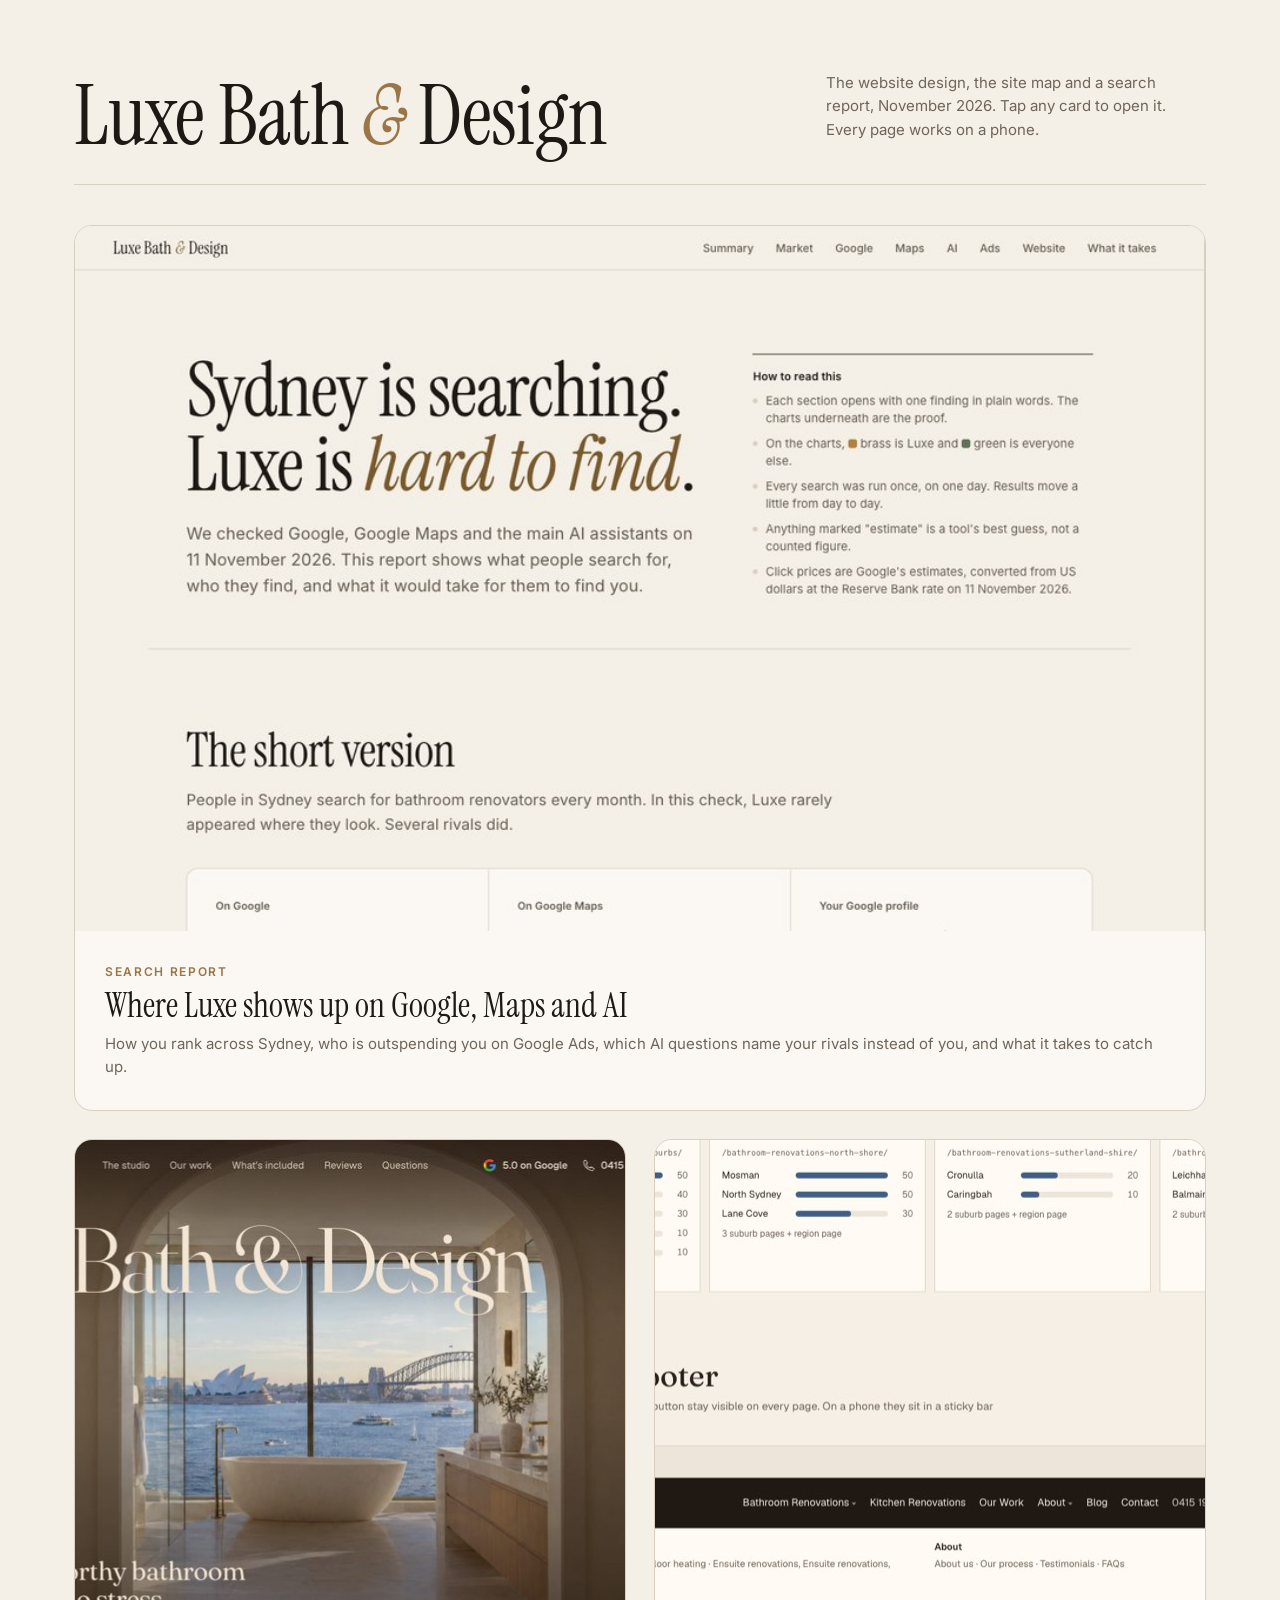
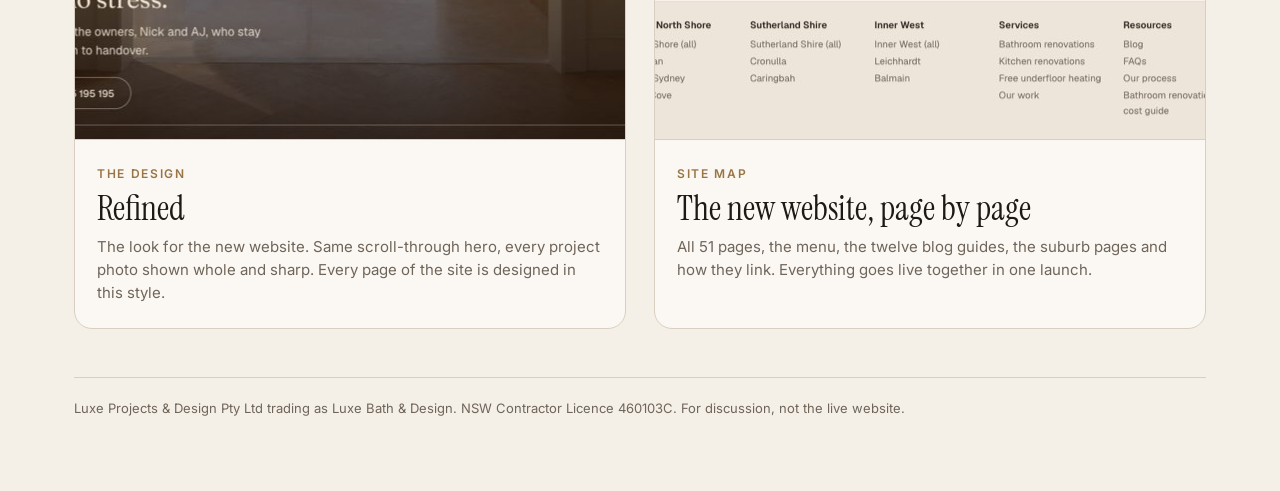
<file: index.html>
<!doctype html>
<html lang="en-AU">
<head>
<meta charset="utf-8">
<meta name="viewport" content="width=device-width, initial-scale=1">
<meta name="robots" content="noindex, nofollow">
<title>Luxe Bath &amp; Design | Website design, site map and search report</title>
<link rel="preconnect" href="https://fonts.googleapis.com">
<link rel="preconnect" href="https://fonts.gstatic.com" crossorigin>
<link href="https://fonts.googleapis.com/css2?family=Instrument+Serif:ital@0;1&family=Inter:wght@400;500;600&display=swap" rel="stylesheet">
<style>
:root{--ink:#1d1915;--paper:#f4efe7;--line:#d9cfc1;--muted:#6f655a;--brass:#9a7646;--card:#fbf8f3}
@media (prefers-color-scheme: dark){:root:not([data-theme="light"]){--ink:#efe8de;--paper:#14110e;--line:#3a332b;--muted:#a89c8d;--brass:#c9a36b;--card:#1d1915}}
*{box-sizing:border-box}
body{margin:0;background:var(--paper);color:var(--ink);font:400 16px/1.55 Inter,system-ui,sans-serif;-webkit-font-smoothing:antialiased}
.wrap{max-width:1180px;margin:0 auto;padding:56px 24px 72px}
header{display:flex;justify-content:space-between;align-items:flex-end;gap:24px;flex-wrap:wrap;border-bottom:1px solid var(--line);padding-bottom:28px}
h1{font:400 clamp(44px,7vw,84px)/0.95 "Instrument Serif",serif;margin:0;letter-spacing:-0.01em}
h1 em{color:var(--brass)}
.meta{color:var(--muted);font-size:15px;max-width:380px}
.grid{display:grid;grid-template-columns:repeat(2,1fr);gap:28px;margin-top:40px}
a.card{display:block;text-decoration:none;color:inherit;background:var(--card);border:1px solid var(--line);border-radius:18px;overflow:hidden;transition:transform .25s ease,box-shadow .25s ease}
a.card:hover{transform:translateY(-3px);box-shadow:0 18px 40px rgba(0,0,0,.12)}
a.card img{display:block;width:100%;aspect-ratio:16/10;object-fit:cover;border-bottom:1px solid var(--line)}
.body{padding:20px 22px 24px}
.num{font-size:12px;letter-spacing:.14em;text-transform:uppercase;color:var(--brass);font-weight:600}
h2{font:400 34px/1.05 "Instrument Serif",serif;margin:6px 0 8px}
.body p{margin:0;color:var(--muted);font-size:15px}
.report{grid-column:1/-1;display:grid;grid-template-columns:1.1fr 1fr}
.report .viz{background:#1d1915;display:flex;align-items:center;justify-content:center;min-height:260px;border-right:1px solid var(--line)}
.report .viz img{border:0;aspect-ratio:auto;height:100%;object-fit:cover}
.report .body{padding:32px 30px;display:flex;flex-direction:column;justify-content:center}
.soon{opacity:.6;pointer-events:none}
footer{margin-top:48px;color:var(--muted);font-size:13px;border-top:1px solid var(--line);padding-top:20px}
@media (max-width:760px){.grid{grid-template-columns:1fr}.report{grid-template-columns:1fr}.report .viz{border-right:0;border-bottom:1px solid var(--line)}.wrap{padding:36px 16px 56px}}
</style>
</head>
<body>
<div class="wrap">
<header>
<h1>Luxe Bath <em>&amp;</em> Design</h1>
<p class="meta">The website design, the site map and a search report, November 2026. Tap any card to open it. Every page works on a phone.</p>
</header>
<div class="grid">
<a class="card report" id="report-card" href="report/">
<div class="viz"><img src="hub/report.jpg" alt="Preview of the search and AI report" onerror="this.parentNode.style.minHeight='200px';this.remove()"></div>
<div class="body"><span class="num">Search report</span><h2>Where Luxe shows up on Google, Maps and AI</h2><p>How you rank across Sydney, who is outspending you on Google Ads, which AI questions name your rivals instead of you, and what it takes to catch up.</p></div>
</a>
<a class="card" href="refined/"><img src="hub/refined.jpg" alt="Refined page design preview" width="960" height="600"><div class="body"><span class="num">The design</span><h2>Refined</h2><p>The look for the new website. Same scroll-through hero, every project photo shown whole and sharp. Every page of the site is designed in this style.</p></div></a>
<a class="card" href="site-map/"><img src="hub/sitemap.jpg" alt="Site map preview" width="960" height="600"><div class="body"><span class="num">Site map</span><h2>The new website, page by page</h2><p>All 51 pages, the menu, the twelve blog guides, the suburb pages and how they link. Everything goes live together in one launch.</p></div></a>
</div>
<footer>Luxe Projects &amp; Design Pty Ltd trading as Luxe Bath &amp; Design. NSW Contractor Licence 460103C. For discussion, not the live website.</footer>
</div>
</body>
</html>
</file>
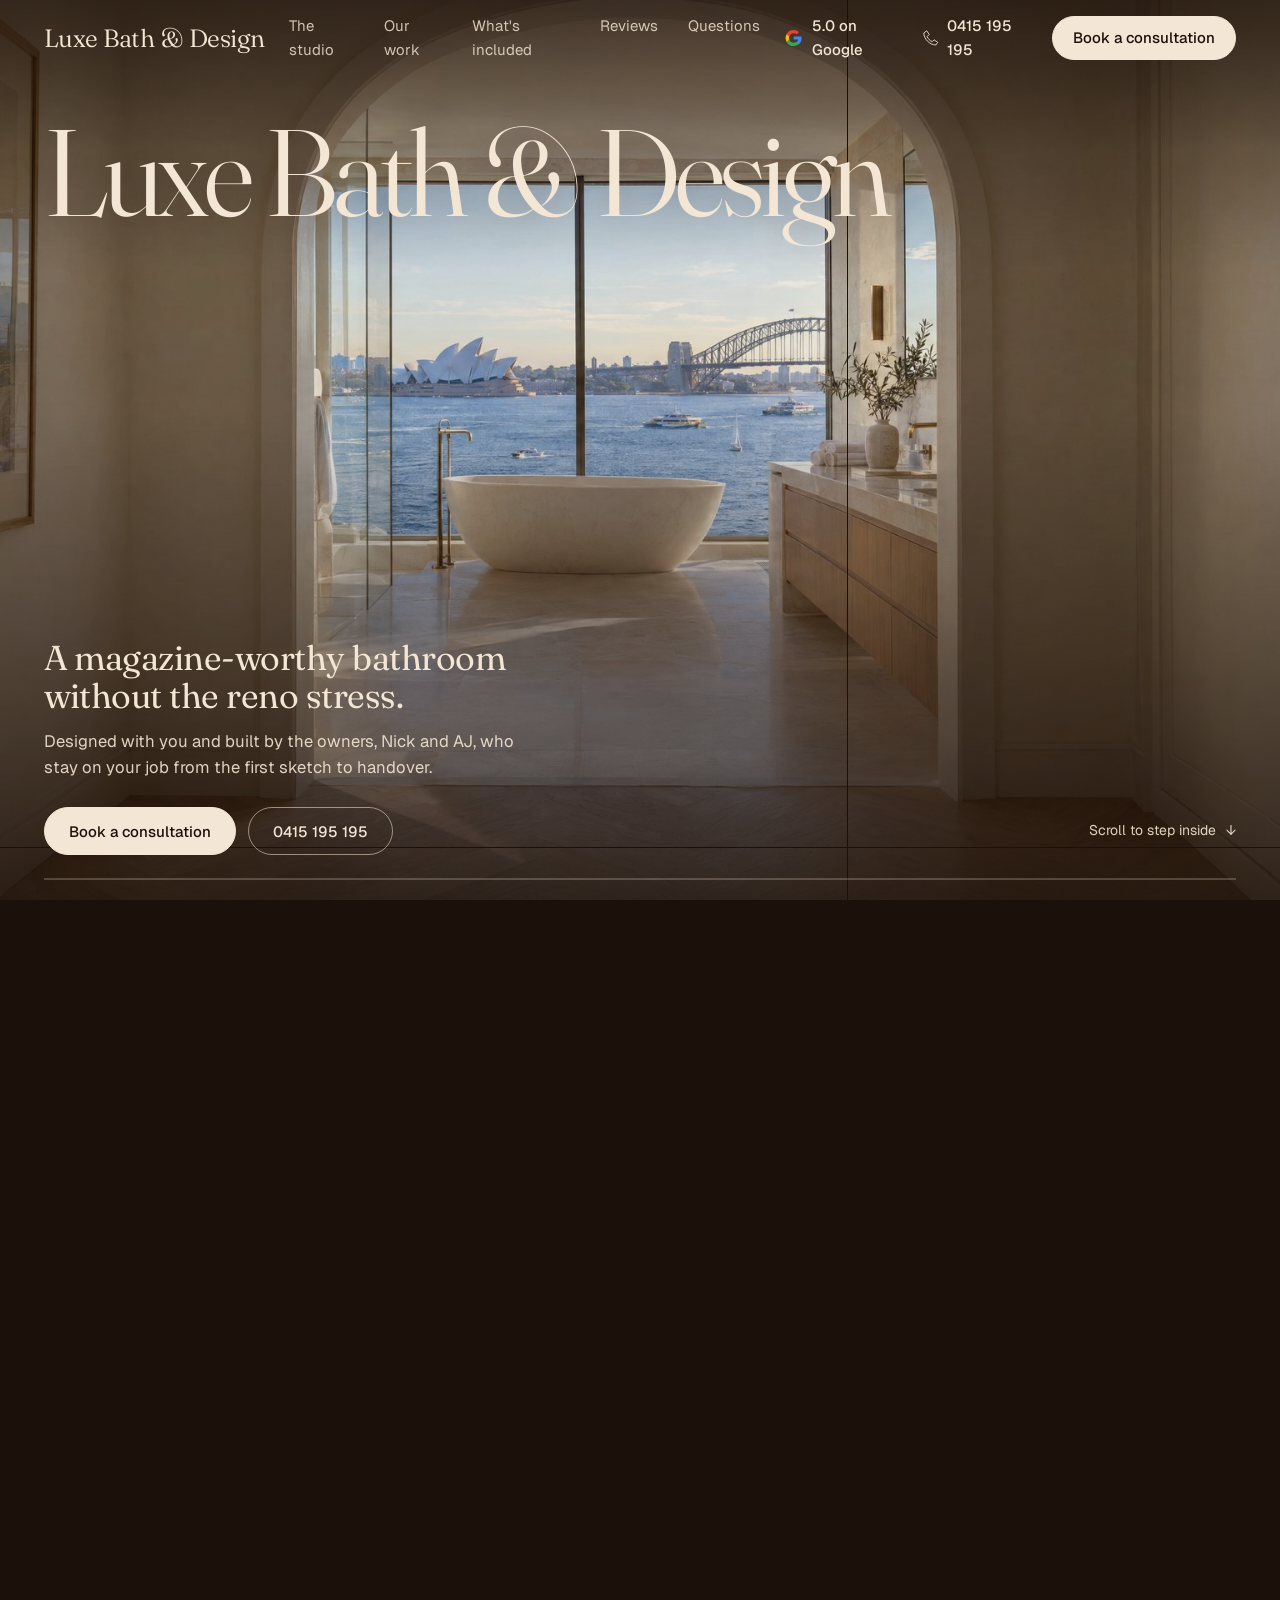
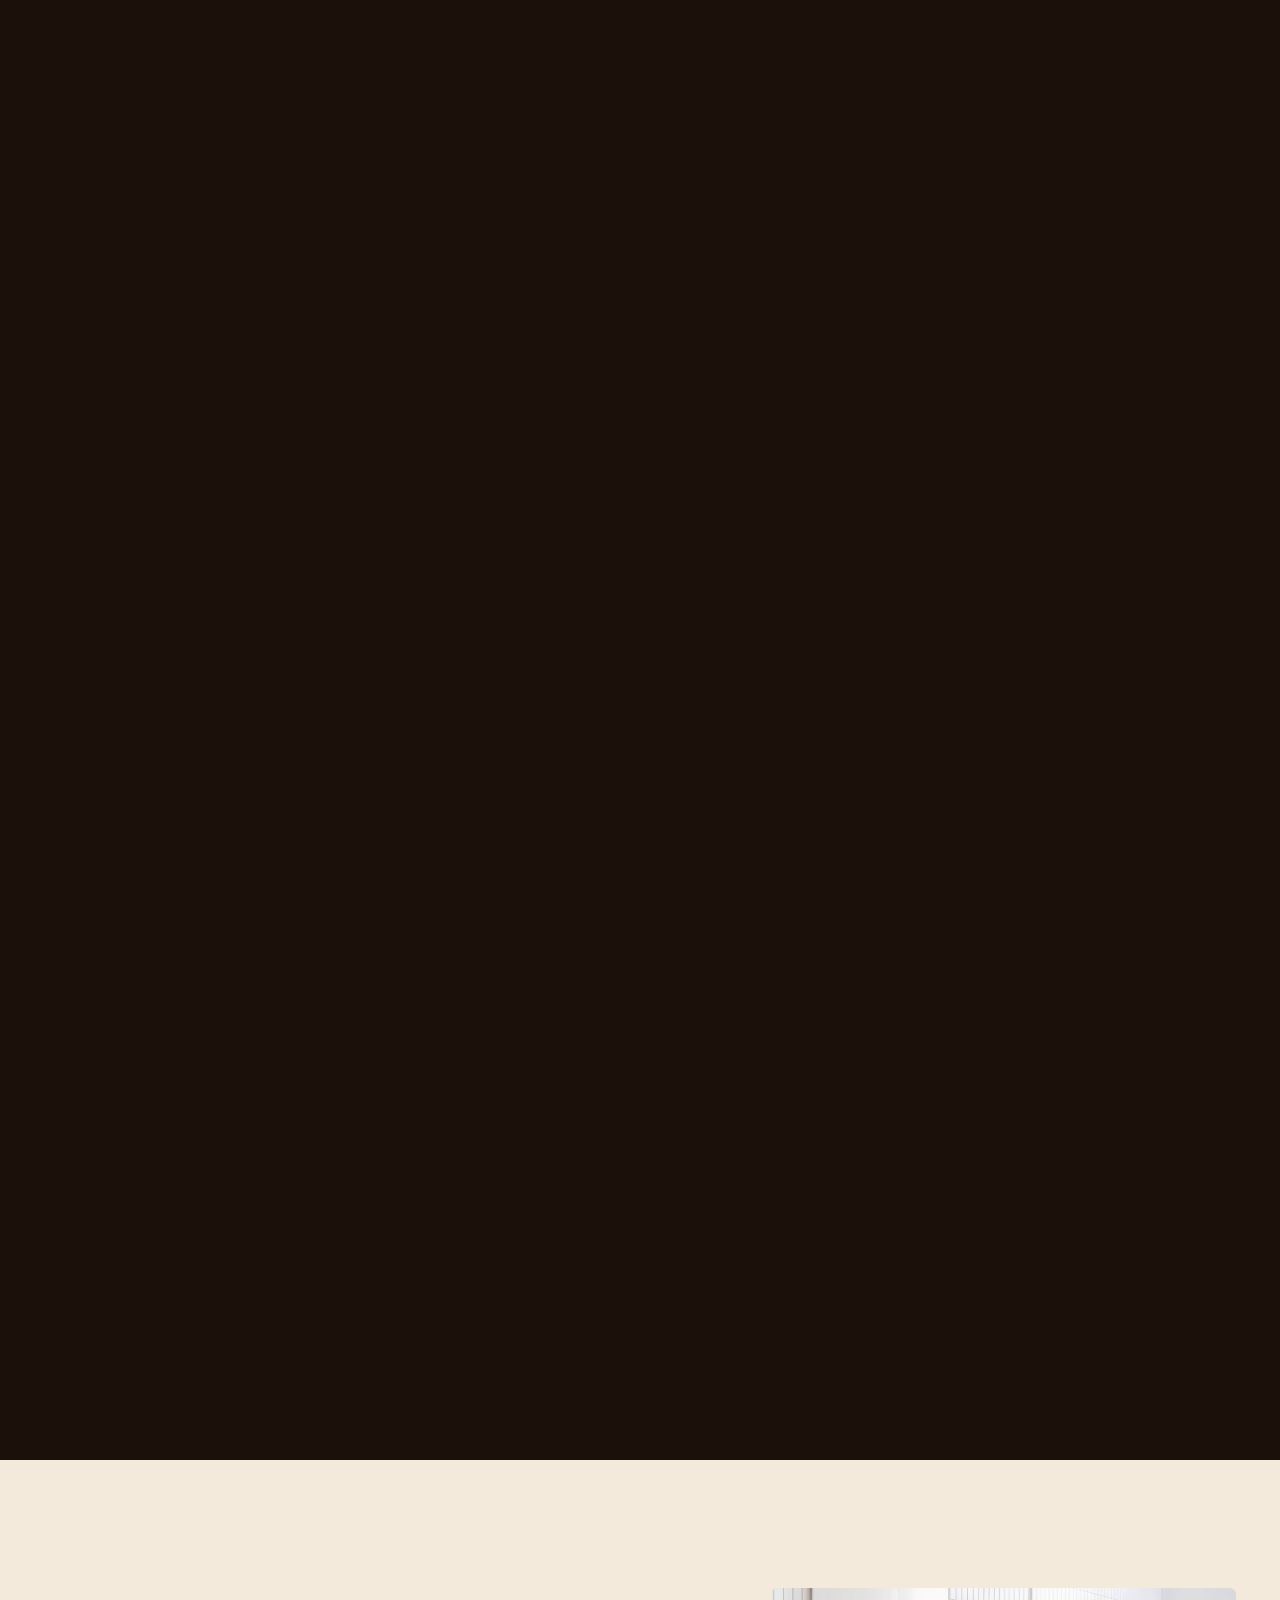
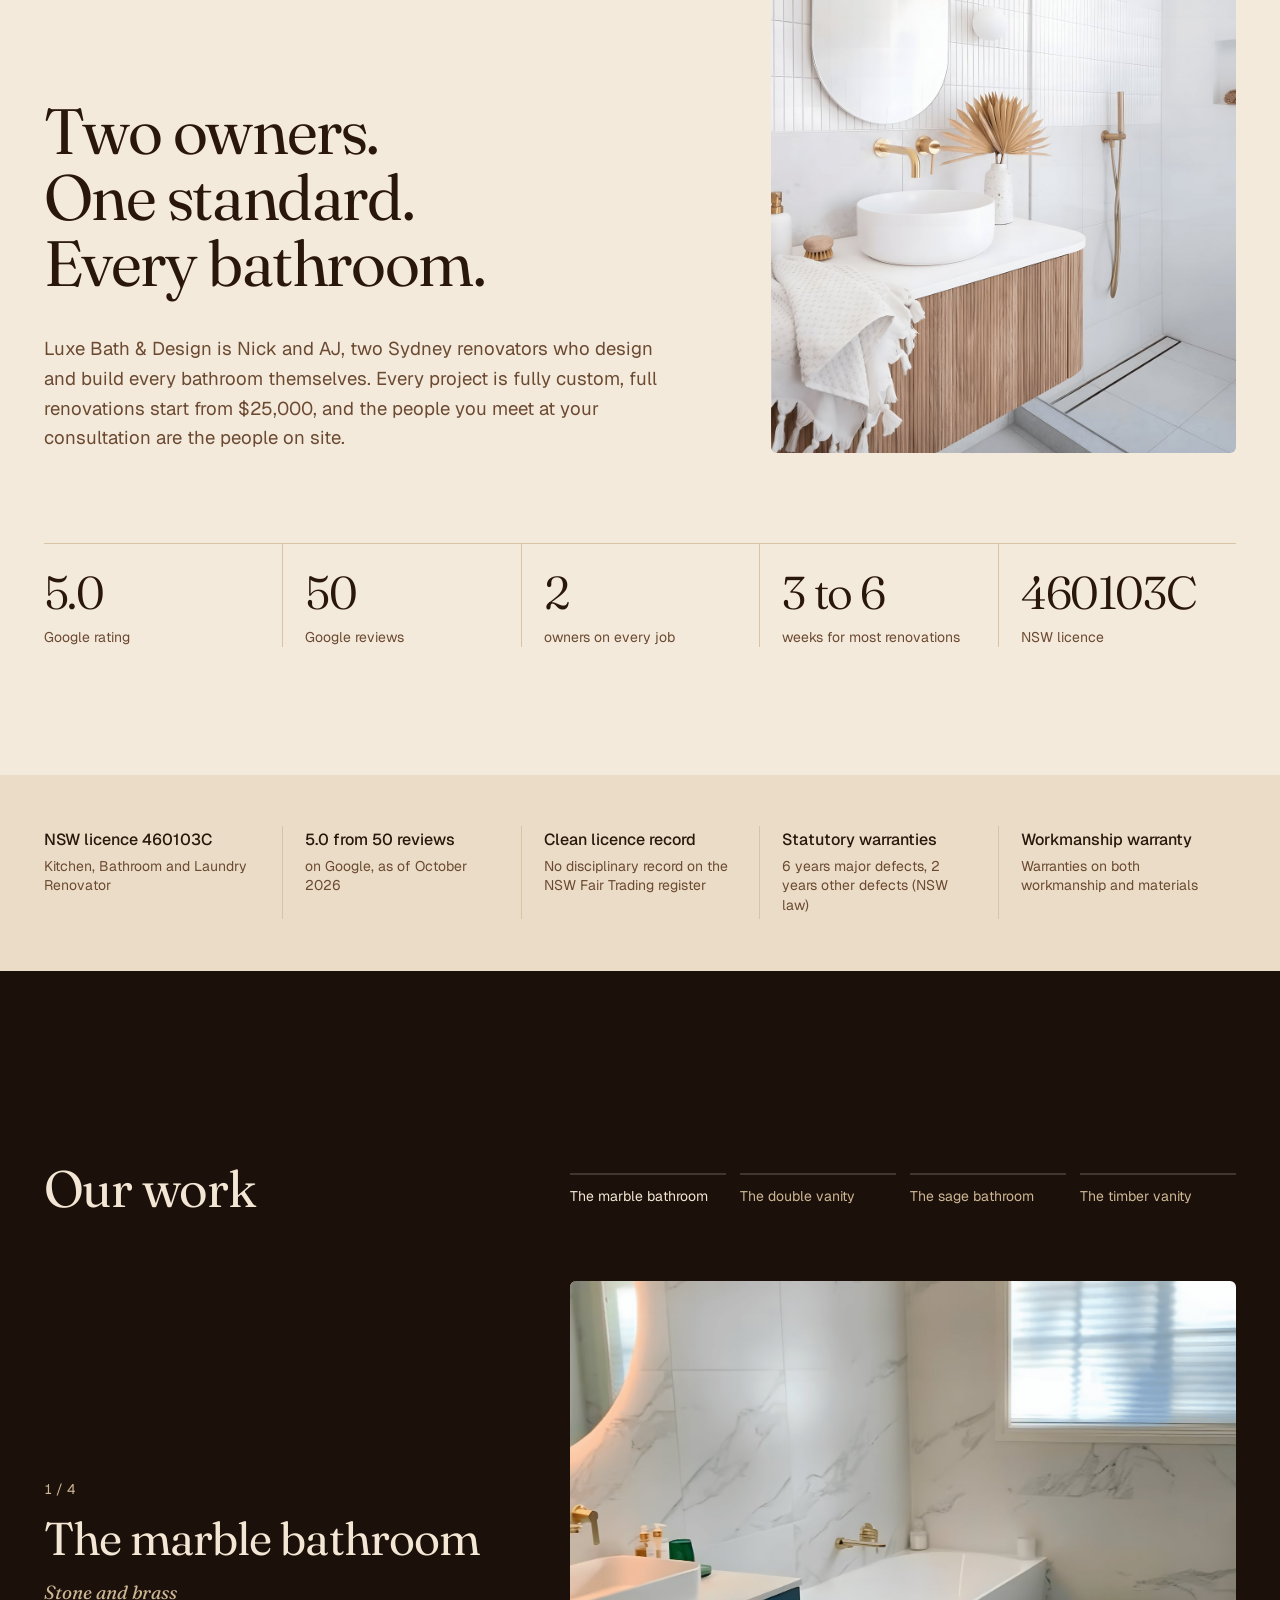
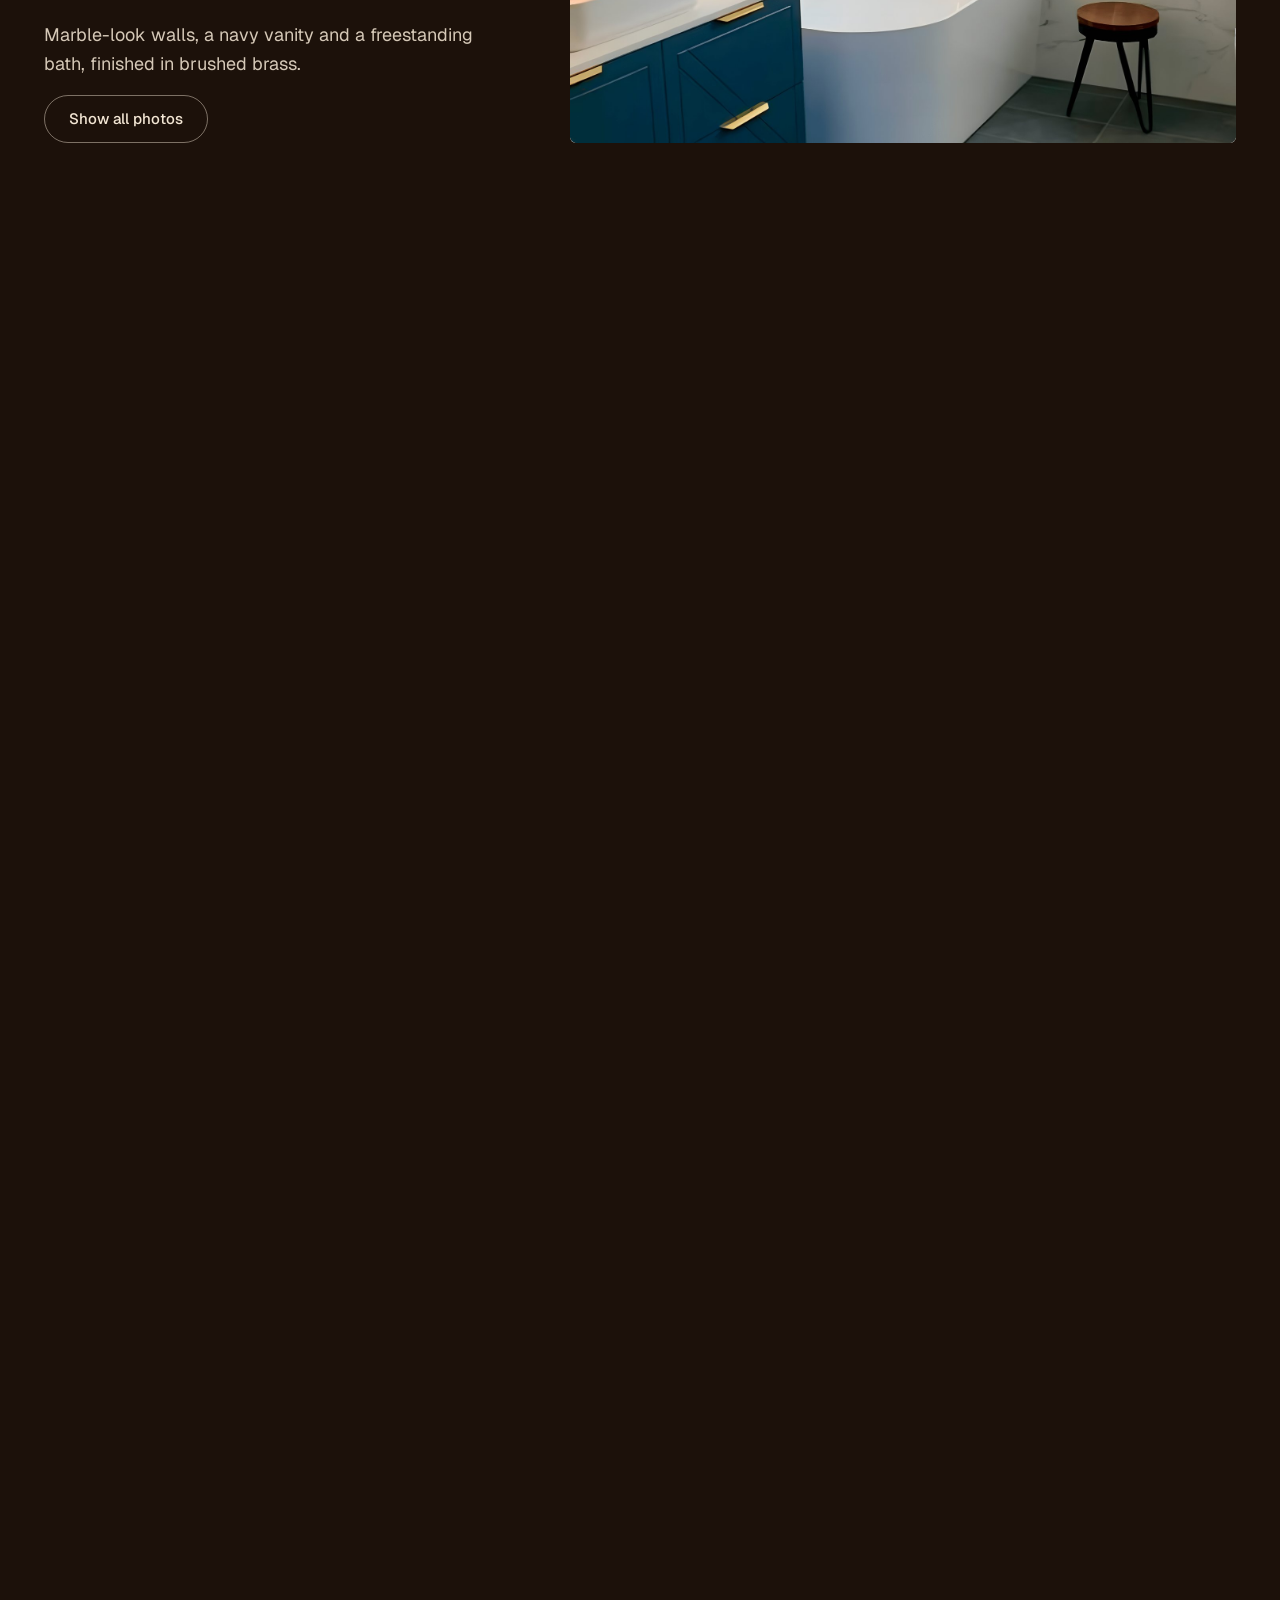
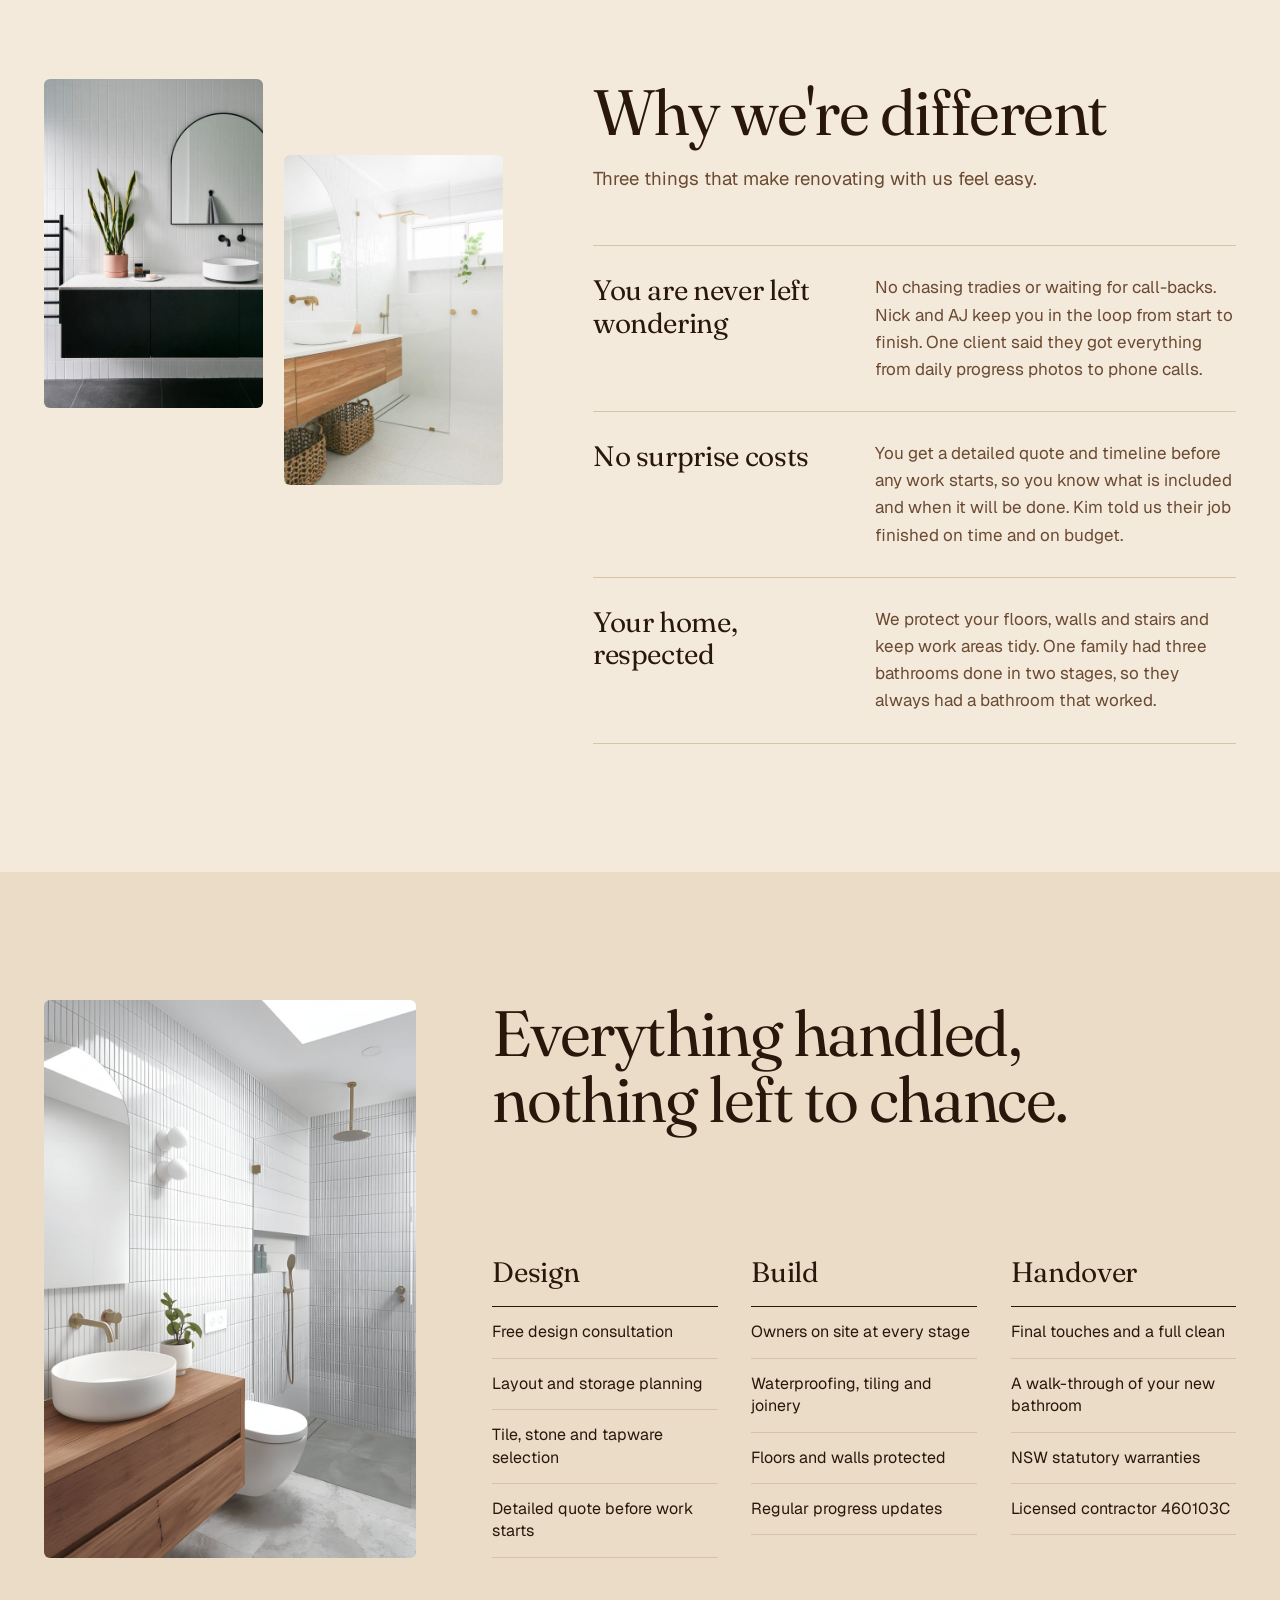
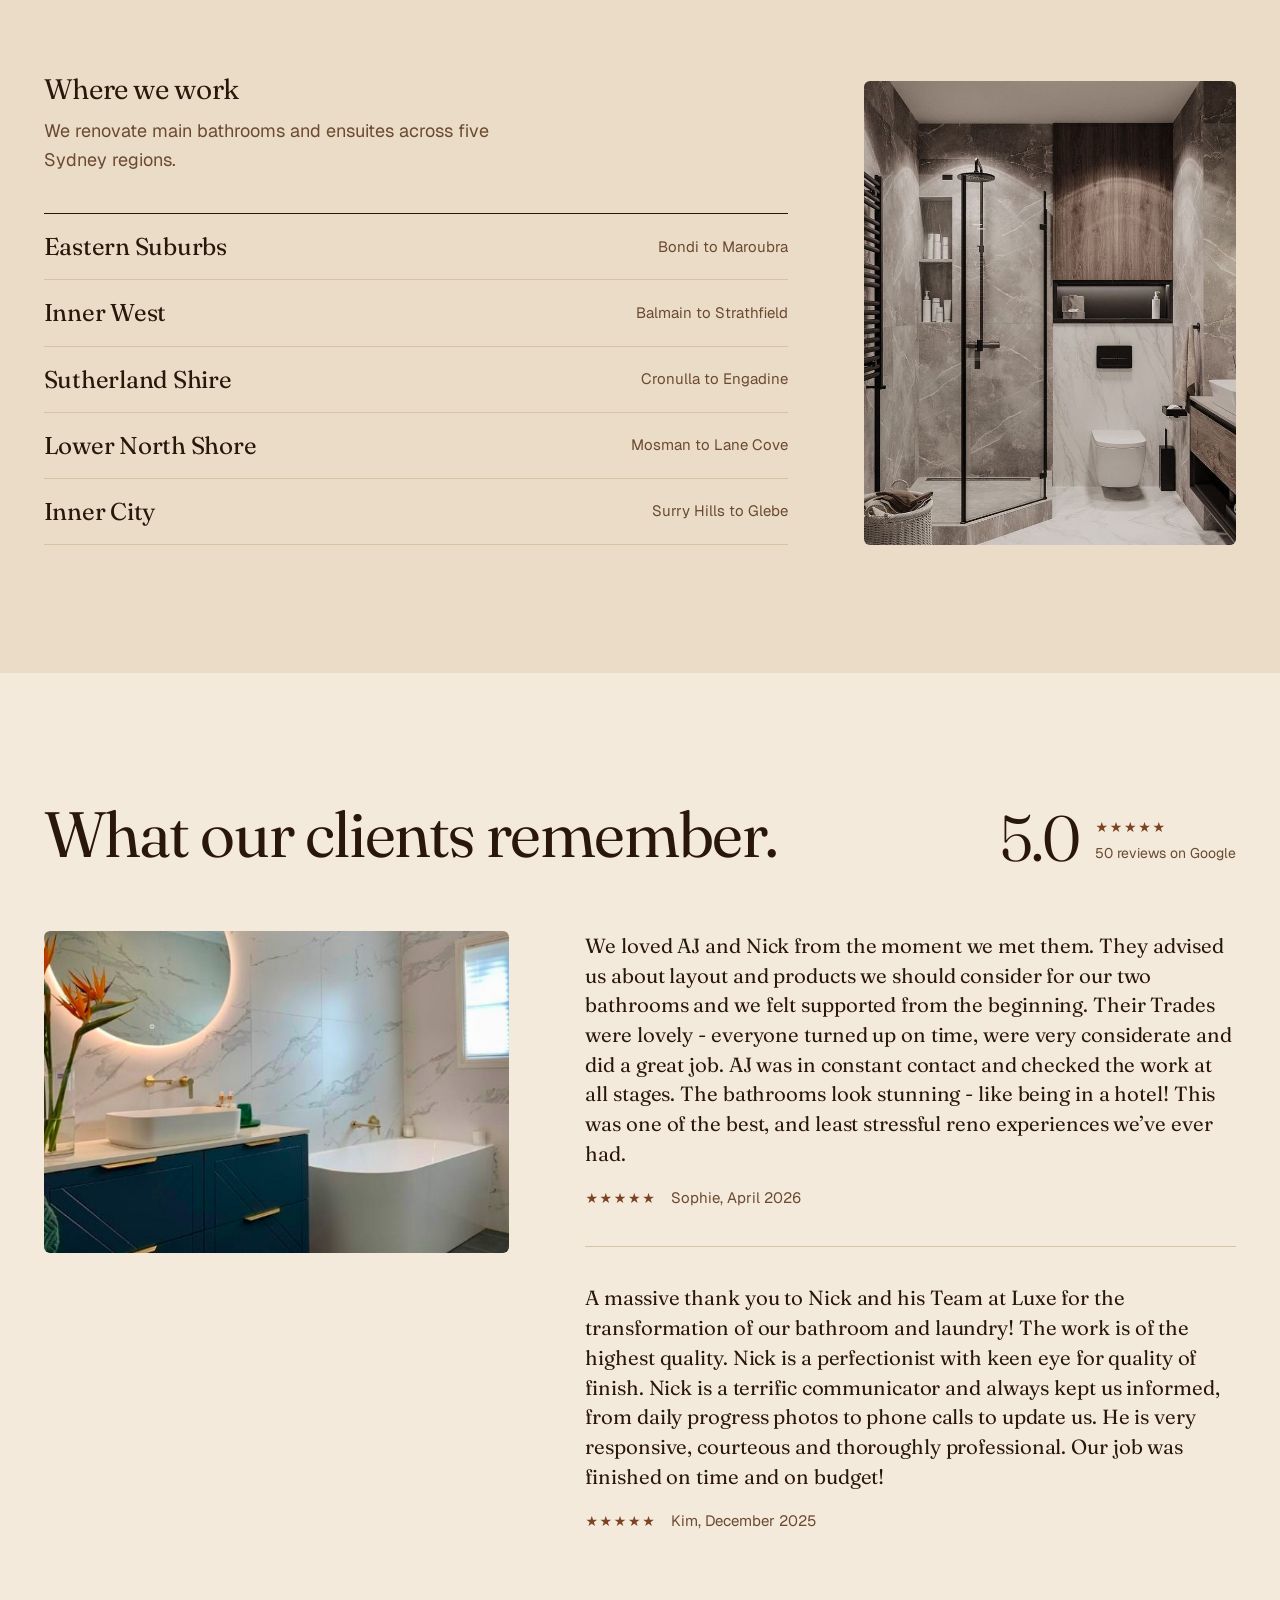
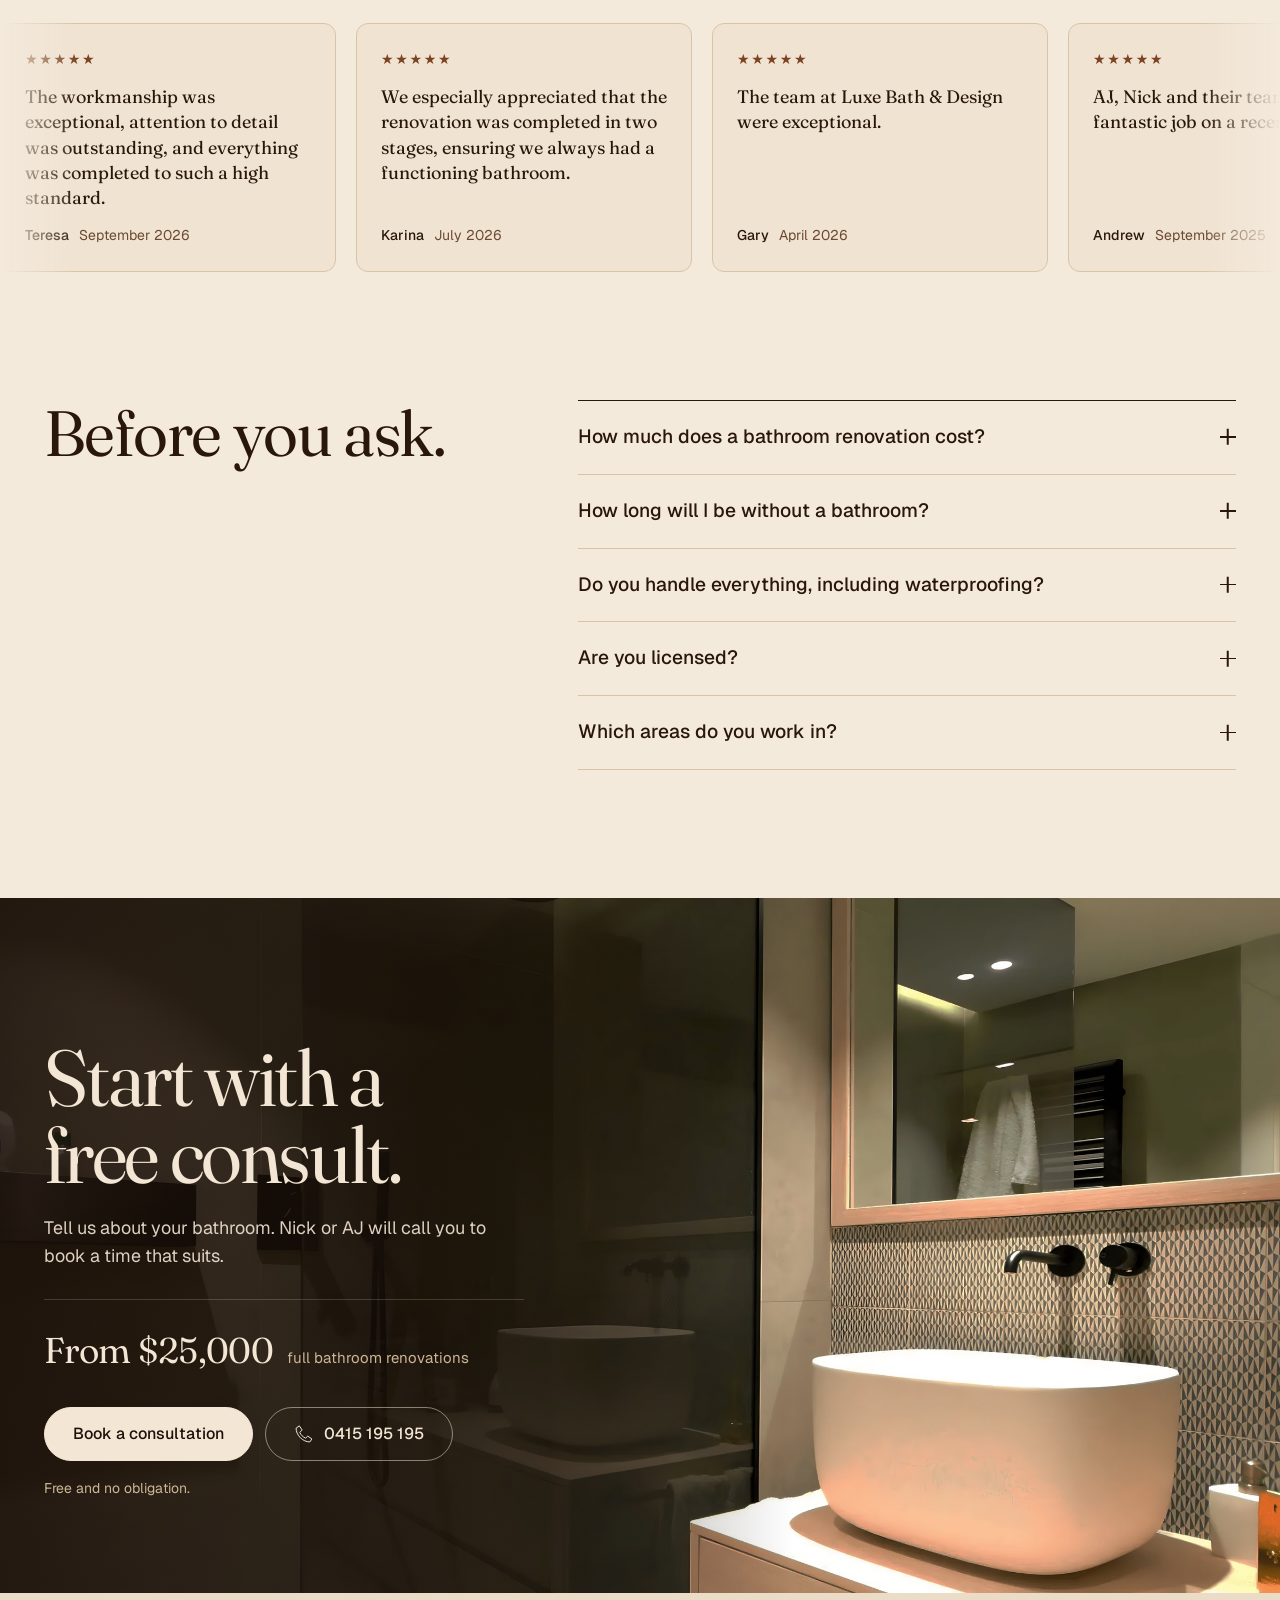
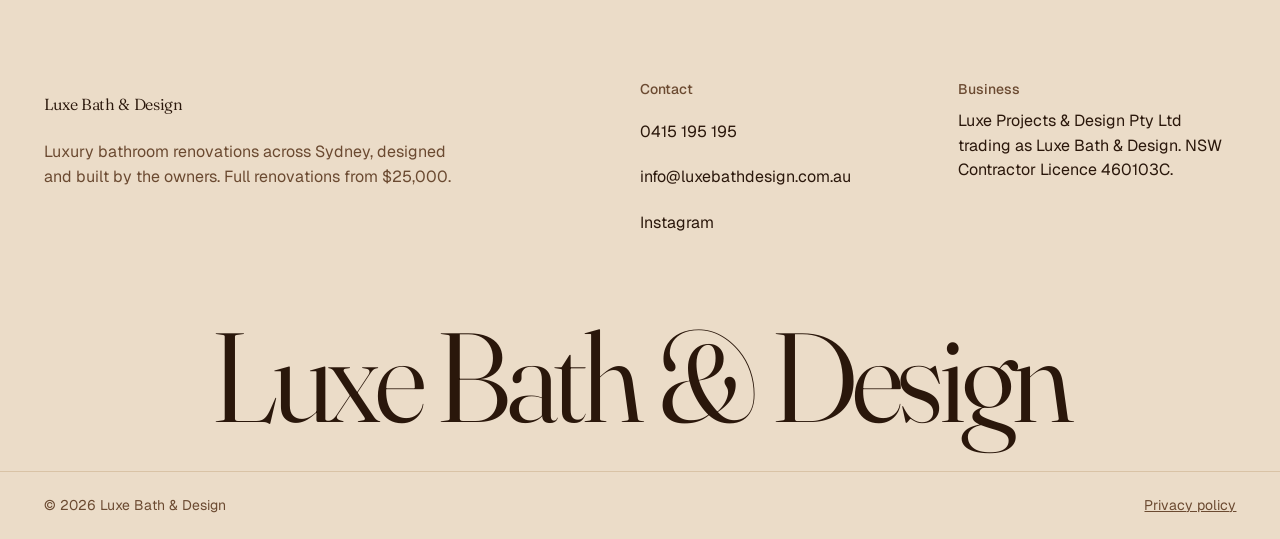
<file: refined/index.html>
<!doctype html>
<html lang="en-AU">
<head>
<meta charset="utf-8">
<meta name="viewport" content="width=device-width,initial-scale=1">
<title>Luxe Bath &amp; Design | Premium Bathroom Renovations Sydney</title>
<meta name="description" content="Magazine-worthy bathrooms, designed and built by the owners, without the reno stress. Full bathroom renovations from $25,000.">
<meta name="robots" content="noindex, nofollow">
<meta name="theme-color" content="#F4EADC">
<link rel="icon" href="data:image/svg+xml,%3Csvg xmlns='http://www.w3.org/2000/svg' viewBox='0 0 64 64'%3E%3Crect width='64' height='64' rx='14' fill='%231C110A'/%3E%3Ctext x='32' y='45' font-family='Georgia,serif' font-size='38' text-anchor='middle' fill='%23F3E6D4'%3EL%3C/text%3E%3C/svg%3E">
<script>document.documentElement.classList.add('js')</script>
<link rel="preconnect" href="https://fonts.googleapis.com"><link rel="preconnect" href="https://fonts.gstatic.com" crossorigin>
<link href="https://fonts.googleapis.com/css2?family=Fraunces:ital,opsz,wght@0,9..144,340;0,9..144,380;0,9..144,400;1,9..144,380&family=Geist:wght@400;500;600&display=swap" rel="stylesheet">
<link rel="preload" as="image" href="img/hero-wide-start.jpg" media="(orientation: landscape)"><link rel="preload" as="image" href="img/hero-tall-start.jpg" media="(orientation: portrait)">
<link rel="stylesheet" href="styles.css">
<script src="main.js" defer></script>
</head>
<body>
<a class="skip-link" href="#studio">Skip to content</a>
<header class="site-header on-dark" id="header">
<a class="brand" href="#top">Luxe Bath &amp; Design</a>
<nav class="header-nav" aria-label="Sections"><a href="#studio">The studio</a><a href="#work">Our work</a><a href="#included">What&#x27;s included</a><a href="#reviews">Reviews</a><a href="#questions">Questions</a></nav>
<div class="header-end"><a class="header-rating" href="#reviews"><svg aria-hidden="true" class="g-logo" viewBox="0 0 48 48" width="22" height="22"><path d="M43.61 24.46c0-1.36-.12-2.66-.35-3.92H24v7.43h11a9.4 9.4 0 0 1-4.08 6.16v5h6.61c3.87-3.56 6.08-8.8 6.08-14.67Z" fill="#4285F4"/><path d="M24 44c5.4 0 9.93-1.79 13.24-4.87l-6.61-5c-1.83 1.23-4.17 1.97-6.63 1.97-5.21 0-9.62-3.51-11.2-8.24H5.97v5.15A20 20 0 0 0 24 44Z" fill="#34A853"/><path d="M12.8 27.86a12 12 0 0 1 0-7.72v-5.15H5.97a20 20 0 0 0 0 18.02Z" fill="#FBBC05"/><path d="M24 11.9c2.94 0 5.58 1.01 7.66 3l5.75-5.75A19.2 19.2 0 0 0 24 4 20 20 0 0 0 5.97 14.99l6.83 5.15C14.38 15.41 18.79 11.9 24 11.9Z" fill="#EA4335"/></svg><span>5.0 on Google</span></a><a class="header-phone" href="tel:0415195195"><svg width="20" height="20" viewBox="0 0 48 48" fill="none" stroke="currentColor" stroke-width="2.4" stroke-linecap="round" stroke-linejoin="round" aria-hidden="true"><path d="M12 5 5 10c0 17 16 33 33 33l5-7-10-7-5 5c-7-3-11-7-14-14l5-5Z"/></svg><span>0415 195 195</span></a><a class="pill pill-solid header-book" href="https://luxebathdesign.com.au/premium-bathroom-renovations-sydney#form">Book a consultation</a></div>
</header>
<main>
<section class="hero" id="top" aria-labelledby="hero-title"><div class="hero-stage">
<picture><source media="(orientation: portrait)" srcset="img/hero-tall-start.jpg" width="1080" height="1920"><img class="hero-poster" src="img/hero-wide-start.jpg" width="1920" height="1080" alt="Stone bath by a window looking over Sydney Harbour" fetchpriority="high"></picture>
<video class="hero-video" muted playsinline preload="auto" aria-hidden="true" tabindex="-1"></video>
<div class="hero-shade"></div>
<div class="hero-copy"><p class="hero-wordmark" aria-hidden="true"><span>Luxe Bath</span> <span>&amp; Design</span></p>
<div class="hero-bottom"><div class="hero-message"><h1 id="hero-title">A magazine-worthy bathroom without the reno stress.</h1><p>Designed with you and built by the owners, Nick and AJ, who stay on your job from the first sketch to handover.</p><div class="hero-actions"><a class="pill pill-solid" href="https://luxebathdesign.com.au/premium-bathroom-renovations-sydney#form">Book a consultation</a><a class="pill" href="tel:0415195195">0415 195 195</a></div></div><a href="#studio" class="scroll-cue">Scroll to step inside <span aria-hidden="true">↓</span></a></div></div>
<p class="hero-end">Designed and built by the owners.<br>Full renovations from $25,000.</p>
<div class="hero-progress" aria-hidden="true"><span></span></div>
</div></section>

<section class="section studio" id="studio" aria-labelledby="studio-title"><div class="wrap">
<div class="studio-grid"><div class="studio-copy"><h2 id="studio-title" class="reveal">Two owners.<br>One standard.<br>Every bathroom.</h2><p class="intro reveal">Luxe Bath &amp; Design is Nick and AJ, two Sydney renovators who design and build every bathroom themselves. Every project is fully custom, full renovations start from $25,000, and the people you meet at your consultation are the people on site.</p></div>
<div class="reveal reveal-photo"><figure class="photo studio-photo" style="--r:1100/1100"><img src="img/fluted-vanity-1100.jpg" alt="Fluted timber vanity with a round white basin and brass tapware" width="1100" height="1100" data-native="2000" loading="lazy" decoding="async"></figure></div></div>
<dl class="stats reveal"><div><dd>5.0</dd><dt>Google rating</dt></div><div><dd>50</dd><dt>Google reviews</dt></div><div><dd>2</dd><dt>owners on every job</dt></div><div><dd>3 to 6</dd><dt>weeks for most renovations</dt></div><div><dd>460103C</dd><dt>NSW licence</dt></div></dl>
</div></section>

<section class="trust" aria-labelledby="trust-title"><div class="wrap"><h2 id="trust-title" class="visually-hidden">Licensed and reviewed in NSW</h2><ul class="trust-items reveal"><li><strong>NSW licence 460103C</strong><span>Kitchen, Bathroom and Laundry Renovator</span></li><li><strong>5.0 from 50 reviews</strong><span>on Google, as of October 2026</span></li><li><strong>Clean licence record</strong><span>No disciplinary record on the NSW Fair Trading register</span></li><li><strong>Statutory warranties</strong><span>6 years major defects, 2 years other defects (NSW law)</span></li><li><strong>Workmanship warranty</strong><span>Warranties on both workmanship and materials</span></li></ul></div></section>

<section class="work" id="work" aria-labelledby="work-title"><div class="work-stage"><div class="work-inner">
<div class="work-head"><h2 id="work-title">Our work</h2><div class="work-tabs" role="tablist" aria-label="Our work"><button type="button" role="tab" id="work-tab-0" aria-controls="work-panel-0" aria-selected="true" tabindex="0"><span class="tab-progress" aria-hidden="true"><span></span></span><span class="tab-name">The marble bathroom</span></button><button type="button" role="tab" id="work-tab-1" aria-controls="work-panel-1" aria-selected="false" tabindex="-1"><span class="tab-progress" aria-hidden="true"><span></span></span><span class="tab-name">The double vanity</span></button><button type="button" role="tab" id="work-tab-2" aria-controls="work-panel-2" aria-selected="false" tabindex="-1"><span class="tab-progress" aria-hidden="true"><span></span></span><span class="tab-name">The sage bathroom</span></button><button type="button" role="tab" id="work-tab-3" aria-controls="work-panel-3" aria-selected="false" tabindex="-1"><span class="tab-progress" aria-hidden="true"><span></span></span><span class="tab-name">The timber vanity</span></button></div></div>
<div class="work-panels"><article class="work-panel is-active" id="work-panel-0" role="tabpanel" aria-labelledby="work-tab-0"><div class="work-caption"><p class="work-count" aria-hidden="true">1 / 4</p><h3>The marble bathroom</h3><p class="work-material">Stone and brass</p><p>Marble-look walls, a navy vanity and a freestanding bath, finished in brushed brass.</p></div><figure class="work-figure" style="--r:1680/1165;--rn:1.4421"><img src="img/marble-bath-1680.jpg" alt="Marble-look bathroom with a navy vanity and a freestanding bath" width="1680" height="1165" data-native="2544"></figure></article><article class="work-panel" id="work-panel-1" role="tabpanel" aria-labelledby="work-tab-1"><div class="work-caption"><p class="work-count" aria-hidden="true">2 / 4</p><h3>The double vanity</h3><p class="work-material">Warm timber</p><p>A double timber vanity, two round basins and brushed brass tapware against soft grey tiles.</p></div><figure class="work-figure" style="--r:1680/1165;--rn:1.4421"><img src="img/double-vanity-1680.jpg" alt="Timber double vanity with two round white basins and brass tapware against grey tiles" width="1680" height="1165" data-native="2544" loading="lazy" decoding="async"></figure></article><article class="work-panel" id="work-panel-2" role="tabpanel" aria-labelledby="work-tab-2"><div class="work-caption"><p class="work-count" aria-hidden="true">3 / 4</p><h3>The sage bathroom</h3><p class="work-material">Soft sage</p><p>Sage green tiles, a terrazzo basin and brass tapware, with a freestanding bath under the window.</p></div><figure class="work-figure" style="--r:1392/1038;--rn:1.3410"><img src="img/sage-bath-1392.jpg" alt="Sage green tiled bathroom with a terrazzo basin and a freestanding bath" width="1392" height="1038" data-native="1392" loading="lazy" decoding="async"></figure></article><article class="work-panel" id="work-panel-3" role="tabpanel" aria-labelledby="work-tab-3"><div class="work-caption"><p class="work-count" aria-hidden="true">4 / 4</p><h3>The timber vanity</h3><p class="work-material">Timber and white</p><p>A warm timber vanity, a white basin and a brass towel rail against vertical white tiles.</p></div><figure class="work-figure" style="--r:1272/882;--rn:1.4422"><img src="img/warm-timber-1272.jpg" alt="Warm timber vanity with a white basin and a brass towel rail" width="1272" height="882" data-native="1272" loading="lazy" decoding="async"></figure></article></div>
<button class="pill gallery-open" type="button" aria-haspopup="dialog" aria-controls="gallery-dialog">Show all photos</button>
</div></div></section>

<section class="section difference" aria-labelledby="difference-title"><div class="wrap difference-grid">
<div class="pair"><div class="reveal reveal-photo"><figure class="photo " style="--r:500/750"><img src="img/black-vanity-500.jpg" alt="Black wall-hung vanity with an arched mirror" width="500" height="750" data-native="500" loading="lazy" decoding="async"></figure></div><div class="reveal reveal-photo" style="--d:.12s"><figure class="photo " style="--r:500/750"><img src="img/glass-shower-500.jpg" alt="Glass shower beside a timber vanity with woven baskets" width="500" height="750" data-native="500" loading="lazy" decoding="async"></figure></div></div>
<div class="difference-copy"><h2 id="difference-title" class="reveal">Why we&#x27;re different</h2><p class="intro reveal">Three things that make renovating with us feel easy.</p>
<div class="reasons"><article class="reveal"><h3>You are never left wondering</h3><p>No chasing tradies or waiting for call-backs. Nick and AJ keep you in the loop from start to finish. One client said they got everything from daily progress photos to phone calls.</p></article><article class="reveal"><h3>No surprise costs</h3><p>You get a detailed quote and timeline before any work starts, so you know what is included and when it will be done. Kim told us their job finished on time and on budget.</p></article><article class="reveal"><h3>Your home, respected</h3><p>We protect your floors, walls and stairs and keep work areas tidy. One family had three bathrooms done in two stages, so they always had a bathroom that worked.</p></article></div></div>
</div></section>

<section class="section included" id="included" aria-labelledby="included-title"><div class="wrap">
<div class="included-grid"><div class="reveal reveal-photo"><figure class="photo included-photo" style="--r:900/1350"><img src="img/skylight-shower-900.jpg" alt="Timber vanity and walk-in shower under a skylight" width="900" height="1350" data-native="1000" loading="lazy" decoding="async"></figure></div>
<div class="included-copy"><h2 id="included-title" class="reveal">Everything handled,<br>nothing left to chance.</h2><div class="stages"><article class="reveal"><h3>Design</h3><ul><li>Free design consultation</li><li>Layout and storage planning</li><li>Tile, stone and tapware selection</li><li>Detailed quote before work starts</li></ul></article><article class="reveal" style="--d:.08s"><h3>Build</h3><ul><li>Owners on site at every stage</li><li>Waterproofing, tiling and joinery</li><li>Floors and walls protected</li><li>Regular progress updates</li></ul></article><article class="reveal" style="--d:.16s"><h3>Handover</h3><ul><li>Final touches and a full clean</li><li>A walk-through of your new bathroom</li><li>NSW statutory warranties</li><li>Licensed contractor 460103C</li></ul></article></div></div></div>
<div class="regions"><div class="regions-copy"><h3 class="reveal">Where we work</h3><p class="reveal">We renovate main bathrooms and ensuites across five Sydney regions.</p>
<ul class="region-list reveal"><li><span>Eastern Suburbs</span><span>Bondi to Maroubra</span></li><li><span>Inner West</span><span>Balmain to Strathfield</span></li><li><span>Sutherland Shire</span><span>Cronulla to Engadine</span></li><li><span>Lower North Shore</span><span>Mosman to Lane Cove</span></li><li><span>Inner City</span><span>Surry Hills to Glebe</span></li></ul></div>
<div class="reveal reveal-photo"><figure class="photo regions-photo" style="--r:736/919"><img src="img/stone-shower-736.jpg" alt="Walk-in shower with grey stone walls and a timber niche" width="736" height="919" data-native="736" loading="lazy" decoding="async"></figure></div></div>
</div></section>

<section class="section reviews" id="reviews" aria-labelledby="reviews-title"><div class="wrap">
<div class="reviews-heading"><h2 id="reviews-title" class="reveal">What our clients remember.</h2><div class="rating reveal"><p class="rating-num">5.0</p><div><span class="stars" aria-label="5 out of 5 stars">★★★★★</span><p>50 reviews on Google</p></div></div></div>
<div class="featured"><div class="reveal reveal-photo"><figure class="photo featured-photo" style="--r:1272/882"><img src="img/marble-mirror-1272.jpg" alt="Round backlit mirror above a navy vanity in a marble-look bathroom" width="1272" height="882" data-native="1272" loading="lazy" decoding="async"></figure></div>
<div class="featured-quotes"><figure class="quote reveal"><blockquote><p>We loved AJ and Nick from the moment we met them. They advised us about layout and products we should consider for our two bathrooms and we felt supported from the beginning. Their Trades were lovely - everyone turned up on time, were very considerate and did a great job. AJ was in constant contact and checked the work at all stages. The bathrooms look stunning - like being in a hotel! This was one of the best, and least stressful reno experiences we’ve ever had.</p></blockquote><figcaption><span class="stars" aria-label="5 out of 5 stars">★★★★★</span>Sophie, April 2026</figcaption></figure>
<figure class="quote reveal"><blockquote><p>A massive thank you to Nick and his Team at Luxe for the transformation of our bathroom and laundry! The work is of the highest quality. Nick is a perfectionist with keen eye for quality of finish. Nick is a terrific communicator and always kept us informed, from daily progress photos to phone calls to update us. He is very responsive, courteous and thoroughly professional. Our job was finished on time and on budget!</p></blockquote><figcaption><span class="stars" aria-label="5 out of 5 stars">★★★★★</span>Kim, December 2025</figcaption></figure></div></div>
</div>
<div class="review-row" aria-label="More Google reviews"><div class="review-track"><div class="review-group"><figure class="review-card"><span class="stars" aria-label="5 out of 5 stars">★★★★★</span><blockquote>The workmanship was exceptional, attention to detail was outstanding, and everything was completed to such a high standard.</blockquote><figcaption>Teresa<span>September 2026</span></figcaption></figure><figure class="review-card"><span class="stars" aria-label="5 out of 5 stars">★★★★★</span><blockquote>We especially appreciated that the renovation was completed in two stages, ensuring we always had a functioning bathroom.</blockquote><figcaption>Karina<span>July 2026</span></figcaption></figure><figure class="review-card"><span class="stars" aria-label="5 out of 5 stars">★★★★★</span><blockquote>The team at Luxe Bath &amp; Design were exceptional.</blockquote><figcaption>Gary<span>April 2026</span></figcaption></figure><figure class="review-card"><span class="stars" aria-label="5 out of 5 stars">★★★★★</span><blockquote>AJ, Nick and their team did a fantastic job on a recent Reno.</blockquote><figcaption>Andrew<span>September 2025</span></figcaption></figure><figure class="review-card"><span class="stars" aria-label="5 out of 5 stars">★★★★★</span><blockquote>I am so happy with the results of my ensuite renovation by Luxe Bath and Design.</blockquote><figcaption>Neil<span>March 2025</span></figcaption></figure><figure class="review-card"><span class="stars" aria-label="5 out of 5 stars">★★★★★</span><blockquote>Nick &amp; AJ were really fantastic and helped give us two absolutely stunning bathrooms.</blockquote><figcaption>Stuart<span>August 2024</span></figcaption></figure><figure class="review-card"><span class="stars" aria-label="5 out of 5 stars">★★★★★</span><blockquote>Very professional and experienced bathroom renovation by Nick and AJ.</blockquote><figcaption>Jeremy<span>August 2024</span></figcaption></figure><figure class="review-card"><span class="stars" aria-label="5 out of 5 stars">★★★★★</span><blockquote>Their attention to detail and commitment to quality is evident in every project they undertake.</blockquote><figcaption>Joey<span>July 2024</span></figcaption></figure><figure class="review-card"><span class="stars" aria-label="5 out of 5 stars">★★★★★</span><blockquote>At the initial consultation, they worked with my ideas and came up with a stunning design.</blockquote><figcaption>Brandon<span>July 2024</span></figcaption></figure><figure class="review-card"><span class="stars" aria-label="5 out of 5 stars">★★★★★</span><blockquote>Working with Nick and the team was both easy and a pleasure.</blockquote><figcaption>Eddy<span>July 2024</span></figcaption></figure><figure class="review-card"><span class="stars" aria-label="5 out of 5 stars">★★★★★</span><blockquote>Nick and AJ did an incredible job on my bathroom renovation.</blockquote><figcaption>Ramy<span>July 2024</span></figcaption></figure></div></div></div>
</section>

<section class="section questions" id="questions" aria-labelledby="questions-title"><div class="wrap questions-grid"><h2 id="questions-title" class="reveal">Before you ask.</h2><div class="faq-list reveal"><details><summary>How much does a bathroom renovation cost?<span class="plus" aria-hidden="true"></span></summary><p>Full bathroom renovations start from $25,000. Your final price depends on the size of the room, the layout and the finishes you choose. You get a detailed quote before any work starts, so there are no surprises later.</p></details><details><summary>How long will I be without a bathroom?<span class="plus" aria-hidden="true"></span></summary><p>Most bathroom renovations take three to six weeks, depending on size and scope. If your home has more than one bathroom, ask us about doing the work in stages so you always have one to use.</p></details><details><summary>Do you handle everything, including waterproofing?<span class="plus" aria-hidden="true"></span></summary><p>Yes. We plan and manage the whole job: layout, waterproofing, tiling, joinery and fit-off. Nick and AJ check the work at every stage, so nothing is left to chance.</p></details><details><summary>Are you licensed?<span class="plus" aria-hidden="true"></span></summary><p>Yes. Luxe Projects &amp; Design Pty Ltd holds NSW contractor licence 460103C (Kitchen, Bathroom and Laundry Renovator). Your work is also covered by NSW statutory warranties: 6 years for major defects and 2 years for other defects.</p></details><details><summary>Which areas do you work in?<span class="plus" aria-hidden="true"></span></summary><p>We renovate bathrooms across Sydney&#x27;s Eastern Suburbs, Sutherland Shire, Inner West, Lower North Shore and Inner City.</p></details></div></div></section>

<section class="close" id="consult" aria-labelledby="close-title">
<figure class="close-photo" style="--r:2400/1302"><img src="img/dark-vanity-2400.jpg" srcset="img/dark-vanity-1200.jpg 1200w, img/dark-vanity-2400.jpg 2400w" sizes="100vw" alt="Dark bathroom with a stone basin and black tapware" width="2400" height="1302" data-native="4096" loading="lazy" decoding="async"></figure>
<div class="close-shade" aria-hidden="true"></div>
<div class="close-copy"><h2 id="close-title" class="reveal">Start with a free consult.</h2><p class="reveal">Tell us about your bathroom. Nick or AJ will call you to book a time that suits.</p>
<p class="price reveal"><strong>From $25,000</strong><span>full bathroom renovations</span></p>
<div class="close-actions reveal"><a class="pill pill-cream" href="https://luxebathdesign.com.au/premium-bathroom-renovations-sydney#form">Book a consultation</a><a class="pill pill-ghost" href="tel:0415195195"><svg width="20" height="20" viewBox="0 0 48 48" fill="none" stroke="currentColor" stroke-width="2.4" stroke-linecap="round" stroke-linejoin="round" aria-hidden="true"><path d="M12 5 5 10c0 17 16 33 33 33l5-7-10-7-5 5c-7-3-11-7-14-14l5-5Z"/></svg>0415 195 195</a></div>
<p class="close-foot reveal">Free and no obligation.</p></div>
</section>
</main>

<footer><div class="wrap footer-grid"><div><p class="brand">Luxe Bath &amp; Design</p><p class="footer-intro">Luxury bathroom renovations across Sydney, designed and built by the owners. Full renovations from $25,000.</p></div><div><h2>Contact</h2><ul><li><a href="tel:0415195195">0415 195 195</a></li><li><a href="mailto:info@luxebathdesign.com.au">info@luxebathdesign.com.au</a></li><li><a href="https://www.instagram.com/luxebathdesign/" target="_blank" rel="noopener noreferrer">Instagram</a></li></ul></div><div><h2>Business</h2><p>Luxe Projects &amp; Design Pty Ltd trading as Luxe Bath &amp; Design. NSW Contractor Licence 460103C.</p></div></div>
<p class="footer-wordmark" aria-hidden="true">Luxe Bath &amp; Design</p>
<div class="wrap footer-bottom"><p>© 2026 Luxe Bath &amp; Design</p><a href="https://luxebathdesign.com.au/bathroom-renovations-sydney-privacy-policy" target="_blank" rel="noopener noreferrer">Privacy policy</a></div></footer>

<dialog id="gallery-dialog" class="gallery-dialog" aria-label="Our work photos"><div class="gallery-toolbar"><p>Our work <span class="gallery-count" aria-live="polite"></span></p><button class="dialog-close" type="button" aria-label="Close photos">Close <span aria-hidden="true">×</span></button></div><div class="gallery-view"><button class="gallery-prev" type="button" aria-label="Previous photo">←</button><figure><img class="gallery-image" src="img/dark-vanity-2400.jpg" alt=""><figcaption class="gallery-caption"></figcaption></figure><button class="gallery-next" type="button" aria-label="Next photo">→</button></div><div class="gallery-thumbs" aria-label="Choose a photo"><button type="button" data-src="img/dark-vanity-2400.jpg" data-native="4096" data-w="2400" data-h="1302" aria-label="Dark bathroom with a stone basin and black tapware" aria-pressed="false"><img src="img/dark-vanity-2400.jpg" alt="" loading="lazy" width="118" height="64"></button><button type="button" data-src="img/marble-bath-1680.jpg" data-native="2544" data-w="1680" data-h="1165" aria-label="Marble-look bathroom with a navy vanity and a freestanding bath" aria-pressed="false"><img src="img/marble-bath-1680.jpg" alt="" loading="lazy" width="92" height="64"></button><button type="button" data-src="img/marble-mirror-1272.jpg" data-native="1272" data-w="1272" data-h="882" aria-label="Round backlit mirror above a navy vanity in a marble-look bathroom" aria-pressed="false"><img src="img/marble-mirror-1272.jpg" alt="" loading="lazy" width="92" height="64"></button><button type="button" data-src="img/double-vanity-1680.jpg" data-native="2544" data-w="1680" data-h="1165" aria-label="Timber double vanity with two round white basins and brass tapware against grey tiles" aria-pressed="false"><img src="img/double-vanity-1680.jpg" alt="" loading="lazy" width="92" height="64"></button><button type="button" data-src="img/sage-bath-1392.jpg" data-native="1392" data-w="1392" data-h="1038" aria-label="Sage green tiled bathroom with a terrazzo basin and a freestanding bath" aria-pressed="false"><img src="img/sage-bath-1392.jpg" alt="" loading="lazy" width="86" height="64"></button><button type="button" data-src="img/warm-timber-1272.jpg" data-native="1272" data-w="1272" data-h="882" aria-label="Warm timber vanity with a white basin and a brass towel rail" aria-pressed="false"><img src="img/warm-timber-1272.jpg" alt="" loading="lazy" width="92" height="64"></button><button type="button" data-src="img/fluted-vanity-1100.jpg" data-native="2000" data-w="1100" data-h="1100" aria-label="Fluted timber vanity with a round white basin and brass tapware" aria-pressed="false"><img src="img/fluted-vanity-1100.jpg" alt="" loading="lazy" width="64" height="64"></button><button type="button" data-src="img/skylight-shower-900.jpg" data-native="1000" data-w="900" data-h="1350" aria-label="Timber vanity and walk-in shower under a skylight" aria-pressed="false"><img src="img/skylight-shower-900.jpg" alt="" loading="lazy" width="43" height="64"></button><button type="button" data-src="img/stone-shower-736.jpg" data-native="736" data-w="736" data-h="919" aria-label="Walk-in shower with grey stone walls and a timber niche" aria-pressed="false"><img src="img/stone-shower-736.jpg" alt="" loading="lazy" width="51" height="64"></button><button type="button" data-src="img/black-vanity-500.jpg" data-native="500" data-w="500" data-h="750" aria-label="Black wall-hung vanity with an arched mirror" aria-pressed="false"><img src="img/black-vanity-500.jpg" alt="" loading="lazy" width="43" height="64"></button><button type="button" data-src="img/glass-shower-500.jpg" data-native="500" data-w="500" data-h="750" aria-label="Glass shower beside a timber vanity with woven baskets" aria-pressed="false"><img src="img/glass-shower-500.jpg" alt="" loading="lazy" width="43" height="64"></button></div></dialog>

<nav class="mobile-cta" aria-label="Book or call"><a class="pill pill-ghost-dark" href="tel:0415195195"><svg width="20" height="20" viewBox="0 0 48 48" fill="none" stroke="currentColor" stroke-width="2.4" stroke-linecap="round" stroke-linejoin="round" aria-hidden="true"><path d="M12 5 5 10c0 17 16 33 33 33l5-7-10-7-5 5c-7-3-11-7-14-14l5-5Z"/></svg>Call</a><a class="pill pill-solid" href="https://luxebathdesign.com.au/premium-bathroom-renovations-sydney#form">Book a consultation</a></nav>
</body>
</html>
</file>
<file: refined/styles.css>
:root{
  --page:#F4EADC;--ink:#2A170B;--muted:#6B4A31;--card:#EBDCC8;--line:#D9C3A6;--accent:#7B4321;
  --dark:#1C110A;--on-dark:#F3E6D4;--on-dark-muted:#CDB695;--dark-line:rgba(243,230,212,.18);
  --serif:"Fraunces",Georgia,"Times New Roman",serif;--sans:"Geist",system-ui,-apple-system,"Segoe UI",sans-serif;
  --pad:clamp(20px,3.4vw,48px);--section:clamp(84px,10vw,152px);
  --ease:cubic-bezier(.22,.8,.2,1);
}
*,*::before,*::after{box-sizing:border-box}
html{-webkit-text-size-adjust:100%;scroll-behavior:smooth}
body{margin:0;background:var(--page);color:var(--ink);font-family:var(--sans);font-size:18px;line-height:1.6;-webkit-font-smoothing:antialiased;overflow-x:clip}
img,video{display:block;max-width:100%}
img{height:auto}
h1,h2,h3,p,figure,blockquote,ul,dl,dd{margin:0}
ul{padding:0;list-style:none}
a{color:inherit}
button{font:inherit;color:inherit;cursor:pointer}
:focus-visible{outline:2px solid currentColor;outline-offset:3px;border-radius:4px}
.visually-hidden{position:absolute;width:1px;height:1px;overflow:hidden;clip-path:inset(50%);white-space:nowrap}
.skip-link{position:fixed;left:16px;top:-80px;z-index:100;background:var(--ink);color:var(--page);padding:12px 18px;border-radius:999px}
.skip-link:focus{top:16px}
.wrap{width:min(100%,1376px);margin-inline:auto;padding-inline:var(--pad)}
.section{padding-block:var(--section)}
h2{font-family:var(--serif);font-weight:380;font-size:clamp(38px,5vw,72px);line-height:1.03;letter-spacing:-.022em;text-wrap:balance}
h3{font-family:var(--serif);font-weight:380;font-size:clamp(24px,2.2vw,30px);line-height:1.15;letter-spacing:-.012em}
.intro{font-size:clamp(18px,1.45vw,21px);line-height:1.6;color:var(--muted);max-width:34em}
.stars{color:var(--accent);letter-spacing:.12em;font-size:14px}

/* buttons */
.pill{display:inline-flex;align-items:center;justify-content:center;gap:10px;min-height:48px;padding:0 24px;border-radius:999px;border:1px solid currentColor;background:transparent;font-size:15px;font-weight:500;line-height:1;text-decoration:none;white-space:nowrap;transition:background-color .3s var(--ease),color .3s var(--ease),border-color .3s var(--ease),transform .3s var(--ease)}
.pill:active{transform:scale(.98)}
.pill-solid{background:var(--ink);border-color:var(--ink);color:var(--page)}
.pill-cream{background:var(--on-dark);border-color:var(--on-dark);color:var(--dark)}
.pill-ghost{color:var(--on-dark);border-color:rgba(243,230,212,.5)}
@media (hover:hover){
  .pill:hover{background:var(--ink);border-color:var(--ink);color:var(--page)}
  .pill-solid:hover{background:var(--accent);border-color:var(--accent)}
  .pill-cream:hover{background:#fff;border-color:#fff;color:var(--dark)}
  .pill-ghost:hover{background:var(--on-dark);border-color:var(--on-dark);color:var(--dark)}
}

/* photos: the frame always takes the ratio of the photo */
.photo{position:relative;aspect-ratio:var(--r);overflow:hidden;border-radius:6px;background:var(--card)}
.photo img{width:100%;height:100%;object-fit:cover}
.photo figcaption{position:absolute;left:0;bottom:0}

/* reveal on scroll */
.js .reveal{opacity:0;transform:translateY(22px);transition:opacity .9s var(--ease) var(--d,0s),transform .9s var(--ease) var(--d,0s)}
.js .reveal.in{opacity:1;transform:none}
.js .reveal-photo{transform:none;clip-path:inset(0 0 14% 0);transition:opacity .9s var(--ease) var(--d,0s),clip-path 1.2s var(--ease) var(--d,0s)}
.js .reveal-photo.in{clip-path:inset(0)}
.js .reveal-photo img{transform:scale(1.06);transition:transform 1.6s var(--ease) var(--d,0s)}
.js .reveal-photo.in img{transform:none}

/* header */
.site-header{position:fixed;inset:0 0 auto 0;z-index:50;height:76px;display:flex;align-items:center;justify-content:space-between;gap:24px;padding-inline:var(--pad);color:var(--ink);background:rgba(244,234,220,.86);backdrop-filter:blur(14px);-webkit-backdrop-filter:blur(14px);border-bottom:1px solid rgba(217,195,166,.7);transition:background-color .45s var(--ease),color .45s var(--ease),border-color .45s var(--ease)}
.site-header.on-dark{color:var(--on-dark);background:transparent;border-color:transparent;backdrop-filter:none;-webkit-backdrop-filter:none}
.brand{display:inline-flex;align-items:center;min-height:44px;font-family:var(--serif);font-weight:340;font-size:25px;letter-spacing:-.02em;text-decoration:none;white-space:nowrap}
.header-nav{display:none;gap:30px;font-size:15px}
.header-nav a{text-decoration:none;padding:12px 0;opacity:.82;transition:opacity .25s}
.header-nav a:hover{opacity:1}
.header-end{display:flex;align-items:center;gap:22px;font-size:15px}
.header-rating,.header-phone{display:none;align-items:center;gap:8px;text-decoration:none;font-weight:500;min-height:44px}
.header-book{min-height:44px;padding:0 20px}
.on-dark .header-book{background:var(--on-dark);border-color:var(--on-dark);color:var(--dark)}
@media (min-width:1180px){.header-nav{display:flex}}
@media (min-width:900px){.header-rating,.header-phone{display:inline-flex}}
@media (max-width:640px){
  .site-header{height:64px}
  .brand{font-size:22px}
  .header-book{display:none}
  .header-phone{display:inline-flex;width:44px;height:44px;justify-content:center;border:1px solid currentColor;border-radius:50%}
  .header-phone span{display:none}
}

/* hero */
.hero{height:340vh;background:var(--dark)}
.hero-stage{position:sticky;top:0;height:100vh;height:100svh;overflow:hidden;color:var(--on-dark);background:var(--dark)}
.hero-stage picture{display:contents}
.hero-poster,.hero-video{position:absolute;inset:0;width:100%;height:100%;object-fit:cover}
.hero-poster{transform:scale(var(--zoom,1));transform-origin:50% 56%;will-change:transform}
.hero-video{opacity:0;transition:opacity .5s linear}
.video-ready .hero-video{opacity:1}
.hero-shade{position:absolute;inset:0;background:linear-gradient(180deg,rgba(28,17,10,.5) 0%,rgba(28,17,10,.08) 30%,rgba(28,17,10,.1) 46%,rgba(28,17,10,.82) 100%)}
.hero-stage::after{content:"";position:absolute;inset:0 0 auto 0;height:150px;background:linear-gradient(180deg,rgba(28,17,10,.5),rgba(28,17,10,0));pointer-events:none}
.hero-copy{position:absolute;z-index:1;inset:0;display:flex;flex-direction:column;justify-content:space-between;padding:clamp(96px,13vh,128px) var(--pad) clamp(28px,5vh,48px)}
.hero-wordmark{font-family:var(--serif);font-weight:340;font-size:clamp(60px,9.6vw,188px);line-height:.9;letter-spacing:-.04em;white-space:nowrap;text-shadow:0 2px 40px rgba(28,17,10,.25)}
.hero-wordmark span{display:inline-block}
.js .hero-wordmark span{opacity:0;transform:translateY(.22em);animation:rise 1.3s var(--ease) .15s forwards}
.js .hero-wordmark span+span{animation-delay:.3s}
.js .hero-bottom{opacity:0;animation:rise 1.1s var(--ease) .65s forwards}
@keyframes rise{to{opacity:1;transform:none}}
.hero-bottom{display:flex;align-items:flex-end;justify-content:space-between;gap:32px}
.hero-message{max-width:560px}
.hero-message h1{font-family:var(--serif);font-weight:380;font-size:clamp(27px,2.7vw,40px);line-height:1.1;letter-spacing:-.015em;text-wrap:balance}
.hero-message p{margin-top:14px;font-size:clamp(16px,1.3vw,18px);line-height:1.55;color:rgba(243,230,212,.9);max-width:30em}
.hero-actions{display:flex;flex-wrap:wrap;gap:12px;margin-top:26px}
.hero-actions .pill{color:var(--on-dark);border-color:rgba(243,230,212,.55)}
.hero-actions .pill-solid{background:var(--on-dark);border-color:var(--on-dark);color:var(--dark)}
.scroll-cue{font-size:14px;text-decoration:none;white-space:nowrap;padding:14px 0;opacity:.9}
.scroll-cue span{display:inline-block;margin-left:6px;animation:nudge 2.2s ease-in-out infinite}
@keyframes nudge{50%{transform:translateY(5px)}}
.hero-end{position:absolute;left:var(--pad);bottom:clamp(40px,7vh,72px);font-family:var(--serif);font-weight:380;font-size:clamp(24px,2.6vw,40px);line-height:1.12;letter-spacing:-.015em;opacity:0;text-shadow:0 1px 30px rgba(28,17,10,.55)}
.hero-end::before{content:"";position:absolute;inset:-60px -80px -80px -80px;z-index:-1;background:radial-gradient(closest-side,rgba(28,17,10,.5),transparent)}
.hero-progress{position:absolute;left:var(--pad);right:var(--pad);bottom:20px;height:2px;background:rgba(243,230,212,.22);overflow:hidden}
.hero-progress span{display:block;height:100%;background:var(--on-dark);transform:scaleX(0);transform-origin:left}
@media (max-width:810px){
  .hero-wordmark{font-size:clamp(58px,19.5vw,120px);white-space:normal}
  .hero-wordmark span{display:block}
  .scroll-cue{display:none}
  .hero-copy{padding-bottom:104px}
  .hero-shade{background:linear-gradient(180deg,rgba(28,17,10,.55) 0%,rgba(28,17,10,.12) 34%,rgba(28,17,10,.55) 54%,rgba(28,17,10,.9) 100%)}
  .hero-end{bottom:110px}
  .hero-progress{bottom:88px}
}

/* studio */
.studio-grid{display:grid;grid-template-columns:7fr 5fr;gap:clamp(32px,6vw,96px);align-items:end}
.studio-copy .intro{margin-top:clamp(24px,3vw,40px)}
.studio-photo{width:100%}
.stats{display:grid;grid-template-columns:repeat(5,1fr);margin-top:clamp(56px,7vw,104px);border-top:1px solid var(--line)}
.stats>div{padding:26px 20px 0 0}
.stats>div+div{padding-left:22px;border-left:1px solid var(--line)}
.stats dd{font-family:var(--serif);font-weight:340;font-size:clamp(32px,3.6vw,54px);line-height:1;letter-spacing:-.03em;white-space:nowrap}
.stats dt{margin-top:12px;font-size:14px;line-height:1.35;color:var(--muted)}
@media (max-width:810px){
  .studio-grid{grid-template-columns:1fr;align-items:start}
  .stats{grid-template-columns:1fr 1fr}
  .stats>div,.stats>div+div{padding:20px 12px 22px 0;border-left:0;border-bottom:1px solid var(--line)}
  .stats>div:last-child{grid-column:1/-1;border-bottom:0}
}

/* trust strip */
.trust{background:var(--card);padding-block:clamp(36px,4vw,56px)}
.trust-items{display:grid;grid-template-columns:repeat(5,1fr);gap:0}
.trust-items li{padding:4px 22px}
.trust-items li:first-child{padding-left:0}
.trust-items li+li{border-left:1px solid var(--line)}
.trust-items strong{display:block;font-weight:500;font-size:16px;line-height:1.3}
.trust-items span{display:block;margin-top:6px;font-size:14px;line-height:1.4;color:var(--muted)}
@media (max-width:980px){
  .trust-items{grid-template-columns:1fr}
  .trust-items li,.trust-items li:first-child{padding:14px 0}
  .trust-items li+li{border-left:0;border-top:1px solid var(--line)}
}

/* our work: pinned */
.work{height:420vh;background:var(--dark);color:var(--on-dark)}
.work-stage{position:sticky;top:0;height:100vh;height:100svh;overflow:hidden;display:flex;align-items:center}
.work-inner{position:relative;width:min(100%,1376px);margin-inline:auto;padding:88px var(--pad) 24px}
.work-head{display:grid;grid-template-columns:5fr 7fr;gap:clamp(28px,4vw,64px);align-items:end}
.work-head h2{font-size:clamp(34px,4vw,60px)}
.work-tabs{display:grid;grid-template-columns:repeat(4,1fr);gap:14px}
.work-tabs button{display:block;min-height:48px;padding:0 0 4px;border:0;background:none;text-align:left;font-size:14px;line-height:1.3;color:var(--on-dark-muted);transition:color .4s var(--ease)}
.work-tabs button[aria-selected="true"]{color:var(--on-dark)}
.tab-progress{display:block;height:2px;margin-bottom:12px;background:var(--dark-line);overflow:hidden}
.tab-progress span{display:block;height:100%;background:var(--on-dark);transform:scaleX(0);transform-origin:left}
.work-panels{display:grid;margin-top:clamp(20px,3.4vh,40px)}
.work-panel{grid-area:1/1;display:grid;grid-template-columns:5fr 7fr;gap:clamp(28px,4vw,64px);align-items:end;opacity:0;visibility:hidden;transition:opacity .7s var(--ease),visibility 0s .7s}
.work-panel.is-active{opacity:1;visibility:visible;transition:opacity .7s var(--ease),visibility 0s}
.work-caption{padding-bottom:64px;transform:translateY(18px);transition:transform .9s var(--ease)}
.is-active .work-caption{transform:none}
.work-count{font-size:14px;color:var(--on-dark-muted);font-variant-numeric:tabular-nums}
.work-caption h3{margin-top:14px;font-size:clamp(30px,3.6vw,54px);line-height:1.04;letter-spacing:-.02em}
.work-material{margin-top:14px;font-family:var(--serif);font-style:italic;font-size:19px;color:var(--on-dark-muted)}
.work-caption p:last-child{margin-top:14px;max-width:26em;color:rgba(243,230,212,.86)}
.work-figure{justify-self:end;width:min(100%,calc(min(62vh,580px) * var(--rn)));aspect-ratio:var(--r);overflow:hidden;border-radius:6px;background:#2A170B}
.work-figure img{width:100%;height:100%;object-fit:cover;transform:scale(1.05);transition:transform 1.4s var(--ease)}
.is-active .work-figure img{transform:none}
.gallery-open{position:absolute;left:var(--pad);bottom:24px;color:var(--on-dark);border-color:rgba(243,230,212,.45)}
@media (hover:hover){.gallery-open:hover{background:var(--on-dark);border-color:var(--on-dark);color:var(--dark)}}
@media (max-width:810px){
  .work-stage{align-items:flex-start}
  .work-inner{padding:76px var(--pad) 96px;height:100%;display:flex;flex-direction:column}
  .work-head{grid-template-columns:1fr;gap:10px}
  .work-tabs{gap:8px}
  .work-tabs button{min-height:44px;padding-top:20px}
  .tab-name{position:absolute;width:1px;height:1px;overflow:hidden;clip-path:inset(50%)}
  .work-panels{margin-top:6px}
  .work-panel{grid-template-columns:1fr;gap:18px;align-items:start}
  .work-figure{order:-1;justify-self:start;width:min(100%,calc(34svh * var(--rn)))}
  .work-caption{padding-bottom:0}
  .work-count{display:none}
  .work-caption h3{margin-top:0}
  .work-material{margin-top:8px;font-size:17px}
  .work-caption p:last-child{margin-top:8px;font-size:16px;line-height:1.5}
  .gallery-open{position:static;align-self:flex-start;margin-top:auto;min-height:44px}
}

/* why we are different */
.difference-grid{display:grid;grid-template-columns:5fr 7fr;gap:clamp(40px,7vw,112px);align-items:start}
.pair{display:grid;grid-template-columns:1fr 1fr;gap:clamp(12px,1.6vw,24px);max-width:560px}
.pair>div:last-child{margin-top:clamp(40px,6vw,88px)}
.difference-copy .intro{margin-top:20px}
.reasons{margin-top:clamp(32px,4vw,56px)}
.reasons article{display:grid;grid-template-columns:minmax(0,5fr) minmax(0,7fr);gap:24px;padding-block:28px;border-top:1px solid var(--line)}
.reasons article:last-child{border-bottom:1px solid var(--line)}
.reasons p{color:var(--muted);font-size:17px}
@media (max-width:980px){
  .difference-grid{grid-template-columns:1fr}
  .difference-copy{order:-1}
  .reasons article{grid-template-columns:1fr;gap:10px;padding-block:24px}
}

/* included */
.included{background:var(--card)}
.included-grid{display:grid;grid-template-columns:4fr 8fr;gap:clamp(36px,6vw,96px);align-items:stretch}
.included-copy{display:flex;flex-direction:column;justify-content:space-between;gap:clamp(40px,5vw,72px)}
.included-photo{max-width:440px}
.stages{display:grid;grid-template-columns:repeat(3,1fr);gap:clamp(20px,2.6vw,40px)}
.stages h3{padding-bottom:18px;border-bottom:1px solid var(--ink)}
.stages li{padding-block:14px;border-bottom:1px solid var(--line);font-size:16px;line-height:1.4}
.regions{display:grid;grid-template-columns:8fr 4fr;gap:clamp(36px,6vw,96px);align-items:end;margin-top:clamp(72px,9vw,136px)}
.regions-copy>p{margin-top:12px;color:var(--muted);max-width:28em}
.region-list{margin-top:clamp(24px,3vw,40px);border-top:1px solid var(--ink)}
.region-list li{display:flex;justify-content:space-between;gap:20px;padding-block:18px;border-bottom:1px solid var(--line)}
.region-list span:first-child{font-family:var(--serif);font-size:clamp(20px,1.9vw,26px);line-height:1.2;letter-spacing:-.01em}
.region-list span:last-child{color:var(--muted);font-size:15px;text-align:right;align-self:center}
.regions-photo{max-width:400px;margin-left:auto}
@media (max-width:980px){
  .included-grid,.regions{grid-template-columns:1fr;align-items:start}
  .included-copy{order:-1}
  .stages{grid-template-columns:1fr;gap:36px}
  .regions-photo{margin-left:0}
}

/* reviews */
.reviews{overflow:hidden}
.reviews-heading{display:flex;justify-content:space-between;align-items:flex-end;gap:32px;flex-wrap:wrap}
.rating{display:flex;align-items:center;gap:16px}
.rating-num{font-family:var(--serif);font-weight:340;font-size:clamp(48px,5vw,72px);line-height:.9;letter-spacing:-.03em}
.rating p:not(.rating-num){font-size:14px;color:var(--muted);margin-top:2px}
.featured{display:grid;grid-template-columns:5fr 7fr;gap:clamp(36px,6vw,96px);align-items:start;margin-top:clamp(40px,5vw,80px)}
.featured-photo{width:100%}
@media (min-width:981px){.featured>div:first-child{position:sticky;top:112px}}
.quote+.quote{margin-top:36px;padding-top:36px;border-top:1px solid var(--line)}
.quote blockquote{font-family:var(--serif);font-weight:380;font-size:clamp(19px,1.6vw,23px);line-height:1.45;letter-spacing:-.005em}
.quote figcaption{display:flex;align-items:center;gap:14px;margin-top:18px;font-size:15px;color:var(--muted)}
.review-row{margin-top:clamp(56px,7vw,96px);-webkit-mask-image:linear-gradient(90deg,transparent,#000 6%,#000 94%,transparent);mask-image:linear-gradient(90deg,transparent,#000 6%,#000 94%,transparent)}
.review-track{display:flex;width:max-content;animation:drift 80s linear infinite}
.review-row:hover .review-track,.review-row:focus-within .review-track{animation-play-state:paused}
.review-group{display:flex;gap:20px;padding-right:20px}
@keyframes drift{to{transform:translateX(-50%)}}
.review-card{width:336px;display:flex;flex-direction:column;gap:14px;padding:24px;border:1px solid var(--line);border-radius:12px;background:rgba(235,220,200,.5)}
.review-card blockquote{font-family:var(--serif);font-size:18px;line-height:1.4;flex:1}
.review-card figcaption{font-size:14px;font-weight:500}
.review-card figcaption span{margin-left:10px;font-weight:400;color:var(--muted)}
@media (max-width:980px){
  .featured{grid-template-columns:1fr}
  .review-card{width:290px;padding:20px}
}

/* questions */
.questions{padding-top:0}
.questions-grid{display:grid;grid-template-columns:5fr 7fr;gap:clamp(32px,5vw,80px);align-items:start}
.faq-list{border-top:1px solid var(--ink)}
.faq-list details{border-bottom:1px solid var(--line)}
.faq-list summary{display:flex;justify-content:space-between;align-items:center;gap:24px;padding-block:24px;font-size:clamp(18px,1.5vw,21px);font-weight:500;line-height:1.3;cursor:pointer;list-style:none}
.faq-list summary::-webkit-details-marker{display:none}
.plus{position:relative;flex:none;width:16px;height:16px}
.plus::before,.plus::after{content:"";position:absolute;left:0;top:7px;width:16px;height:1.5px;background:currentColor;transition:transform .4s var(--ease)}
.plus::after{transform:rotate(90deg)}
details[open] .plus::after{transform:rotate(0)}
.faq-list details p{padding:0 40px 26px 0;color:var(--muted);max-width:38em}
@media (max-width:980px){.questions-grid{grid-template-columns:1fr}}

/* close */
.close{position:relative;background:var(--dark);color:var(--on-dark);overflow:hidden}
.close-photo{aspect-ratio:var(--r);width:100%;overflow:hidden}
.close-photo img{width:100%;height:100%;object-fit:cover}
.close-shade{position:absolute;inset:0;background:linear-gradient(90deg,rgba(28,17,10,.86) 0%,rgba(28,17,10,.6) 34%,rgba(28,17,10,0) 62%)}
.close-copy{position:absolute;inset:0 auto 0 0;width:min(100%,1376px);left:50%;transform:translateX(-50%);display:flex;flex-direction:column;justify-content:center;padding:96px var(--pad) 48px;pointer-events:none}
.close-copy>*{pointer-events:auto;max-width:560px}
.close-copy h2{font-size:clamp(44px,6.2vw,96px);line-height:.96;letter-spacing:-.03em}
.close-copy>p:not(.price):not(.close-foot){margin-top:22px;font-size:clamp(17px,1.4vw,20px);color:rgba(243,230,212,.9);max-width:26em}
.close-copy .price{display:flex;align-items:baseline;gap:14px;flex-wrap:wrap;margin-top:28px;padding-top:22px;border-top:1px solid var(--dark-line);max-width:480px}
.price strong{font-family:var(--serif);font-weight:380;font-size:clamp(28px,2.8vw,40px);letter-spacing:-.02em;color:var(--on-dark)}
.price span{font-size:15px;color:var(--on-dark-muted)}
.close-actions{display:flex;flex-wrap:wrap;gap:12px;margin-top:28px}
.close-actions .pill{min-height:54px;padding:0 28px;font-size:16px}
.close-copy .close-foot{margin-top:16px;font-size:14px;color:var(--on-dark-muted)}
@media (max-width:980px){
  .close-shade{display:none}
  .close-copy{position:static;transform:none;padding:40px var(--pad) 56px}
}

/* footer */
footer{background:var(--card);padding-top:clamp(64px,7vw,96px);overflow:hidden}
.footer-grid{display:grid;grid-template-columns:6fr 3fr 3fr;gap:40px}
.footer-intro{margin-top:14px;color:var(--muted);max-width:26em;font-size:16px}
footer h2{font-family:var(--sans);font-size:14px;font-weight:500;letter-spacing:0;color:var(--muted);margin-bottom:12px}
footer li a{display:inline-block;padding:10px 0;font-size:16px;text-decoration:none}
footer li a:hover{text-decoration:underline}
.footer-grid p{font-size:16px;line-height:1.55}
.footer-wordmark{margin-top:clamp(40px,6vw,88px);padding-inline:var(--pad);font-family:var(--serif);font-weight:340;font-size:9.9vw;line-height:.86;letter-spacing:-.045em;white-space:nowrap;text-align:center;color:var(--ink)}
.footer-bottom{display:flex;justify-content:space-between;gap:20px;margin-top:40px;padding-block:22px;border-top:1px solid var(--line);font-size:14px;color:var(--muted)}
.footer-bottom a{padding:12px 0;margin:-12px 0}
@media (max-width:810px){.footer-grid{grid-template-columns:1fr;gap:28px}}

/* gallery dialog: photos are shown whole, never cropped */
dialog{border:0;padding:0;max-width:none;max-height:none}
.gallery-dialog{width:100vw;height:100vh;height:100dvh;background:var(--dark);color:var(--on-dark)}
.gallery-dialog[open]{display:flex;flex-direction:column}
.gallery-dialog::backdrop{background:var(--dark)}
.gallery-toolbar{display:flex;justify-content:space-between;align-items:center;padding:14px var(--pad);font-size:15px}
.gallery-count{margin-left:10px;color:var(--on-dark-muted);font-variant-numeric:tabular-nums}
.dialog-close{min-height:44px;padding:0 18px;border:1px solid rgba(243,230,212,.4);border-radius:999px;background:none}
.gallery-view{flex:1;min-height:0;display:grid;grid-template-columns:auto 1fr auto;align-items:center;gap:12px;padding-inline:var(--pad)}
.gallery-view figure{min-width:0;height:100%;display:flex;flex-direction:column;align-items:center;justify-content:center;gap:14px}
.gallery-image{width:auto;height:auto;max-width:min(100%,var(--maxw,100%));max-height:calc(100dvh - 250px);border-radius:4px}
.gallery-caption{font-size:15px;color:var(--on-dark-muted);text-align:center}
.gallery-prev,.gallery-next{width:48px;height:48px;border:1px solid rgba(243,230,212,.4);border-radius:50%;background:none;font-size:18px}
.gallery-thumbs{display:flex;gap:10px;overflow-x:auto;padding:16px var(--pad) 20px}
.gallery-thumbs button{flex:none;padding:0;border:0;background:none;border-radius:4px;overflow:hidden;opacity:.5;transition:opacity .3s}
.gallery-thumbs button[aria-pressed="true"]{opacity:1;outline:1.5px solid var(--on-dark);outline-offset:2px}
.gallery-thumbs img{height:64px;width:auto}
@media (max-width:640px){
  .gallery-view{grid-template-columns:1fr 1fr;grid-template-rows:1fr auto;padding-bottom:4px}
  .gallery-view figure{grid-column:1/-1;grid-row:1}
  .gallery-prev{justify-self:end}
}
body.modal-open{overflow:hidden}

/* phone bar */
.mobile-cta{display:none}
@media (max-width:810px){
  .mobile-cta{position:fixed;left:0;right:0;bottom:0;z-index:40;display:grid;grid-template-columns:auto 1fr;gap:10px;padding:10px 14px calc(10px + env(safe-area-inset-bottom));background:rgba(244,234,220,.94);backdrop-filter:blur(14px);-webkit-backdrop-filter:blur(14px);border-top:1px solid var(--line);transition:transform .45s var(--ease)}
  .mobile-cta.is-hidden{transform:translateY(110%)}
  .mobile-cta .pill{min-height:50px}
  .pill-ghost-dark{color:var(--ink);padding:0 20px}
  body{padding-bottom:calc(70px + env(safe-area-inset-bottom))}
}

/* reduced motion: no pinning, no scrubbing, everything visible */
@media (prefers-reduced-motion:reduce){
  html{scroll-behavior:auto}
  *,*::before,*::after{animation:none!important;transition:none!important}
  .js .reveal,.js .reveal-photo,.js .hero-wordmark span,.js .hero-bottom{opacity:1;transform:none;clip-path:none}
  .js .reveal-photo img{transform:none}
  .hero{height:auto}
  .hero-stage{position:relative}
  .hero-video,.hero-end,.hero-progress{display:none}
  .work{height:auto}
  .work-stage{position:static;height:auto;display:block;overflow:visible}
  .work-inner{height:auto;display:block;padding-block:var(--section)}
  .work-tabs{display:none}
  .work-panels{gap:72px}
  .work-panel{grid-area:auto;opacity:1;visibility:visible}
  .work-caption,.work-figure img{transform:none}
  .gallery-open{position:static;margin-top:48px}
  .review-row{overflow-x:auto;-webkit-mask-image:none;mask-image:none}
}
</file>
